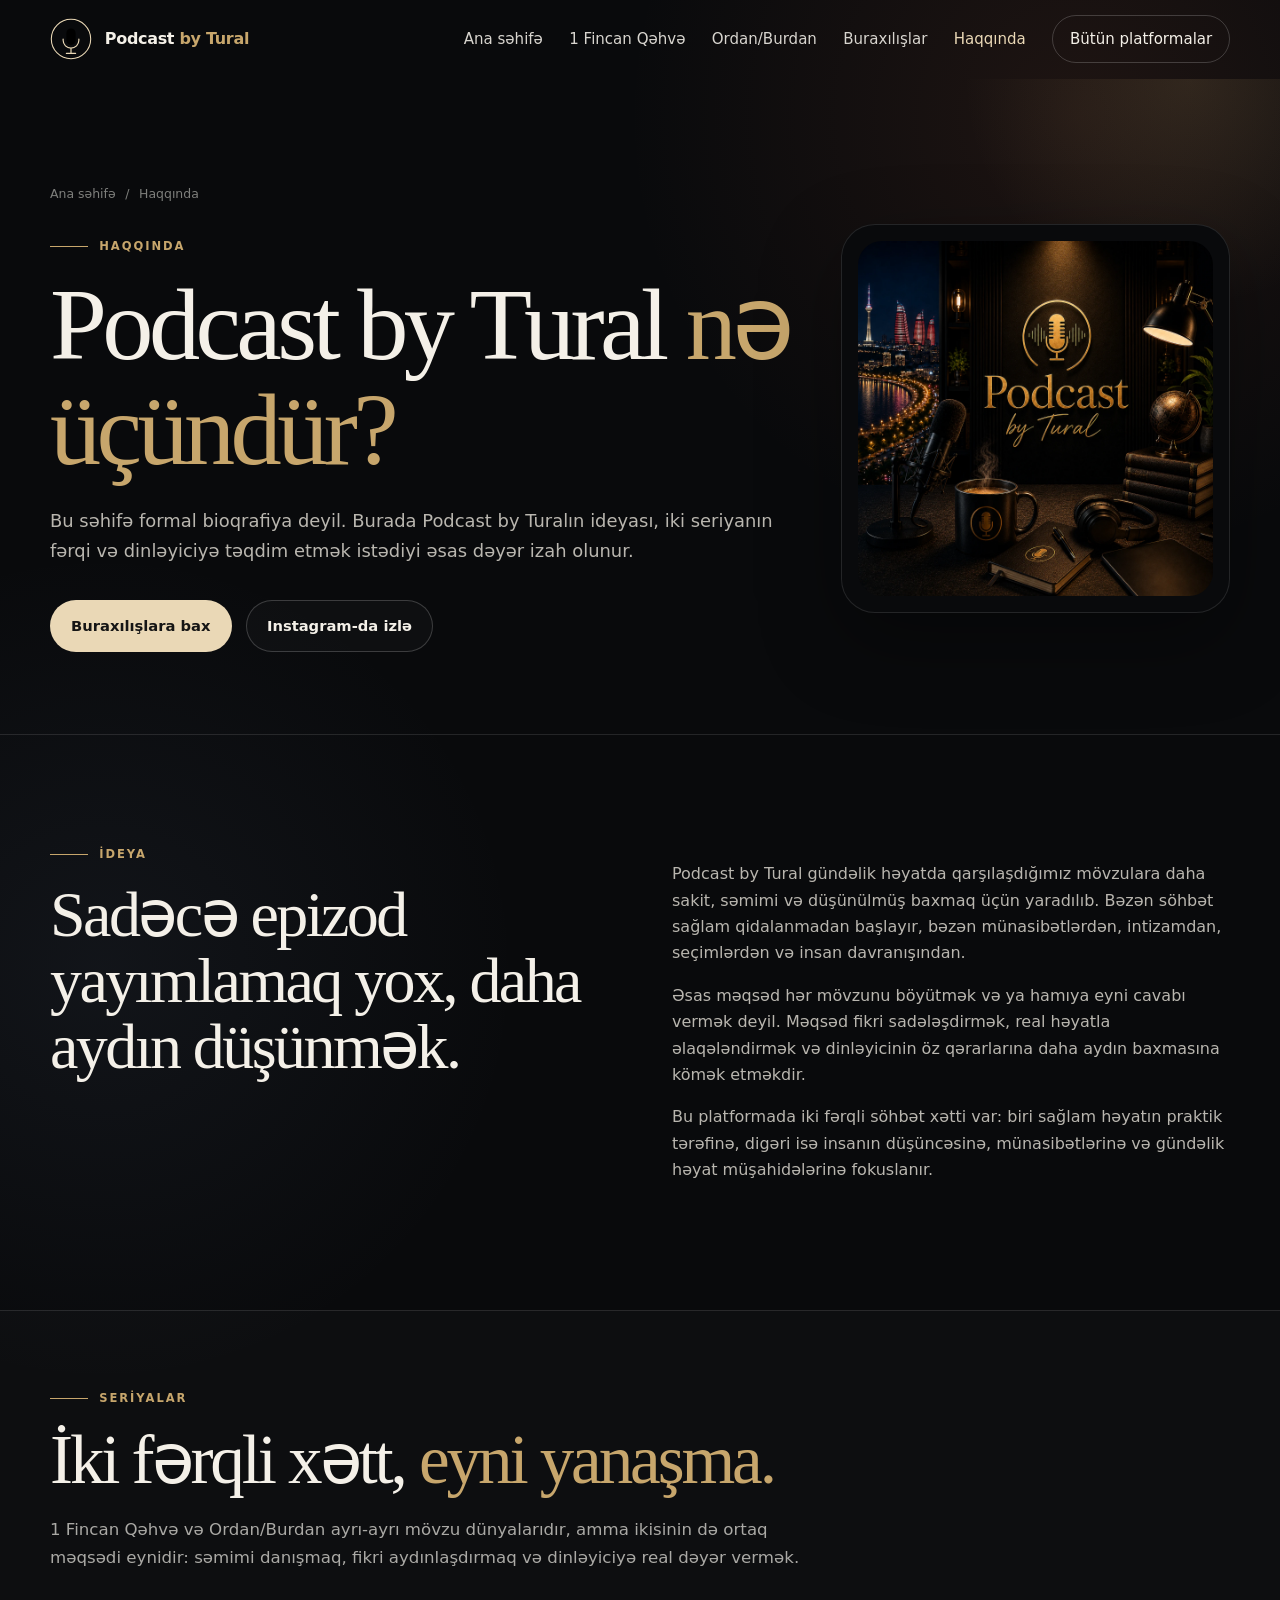
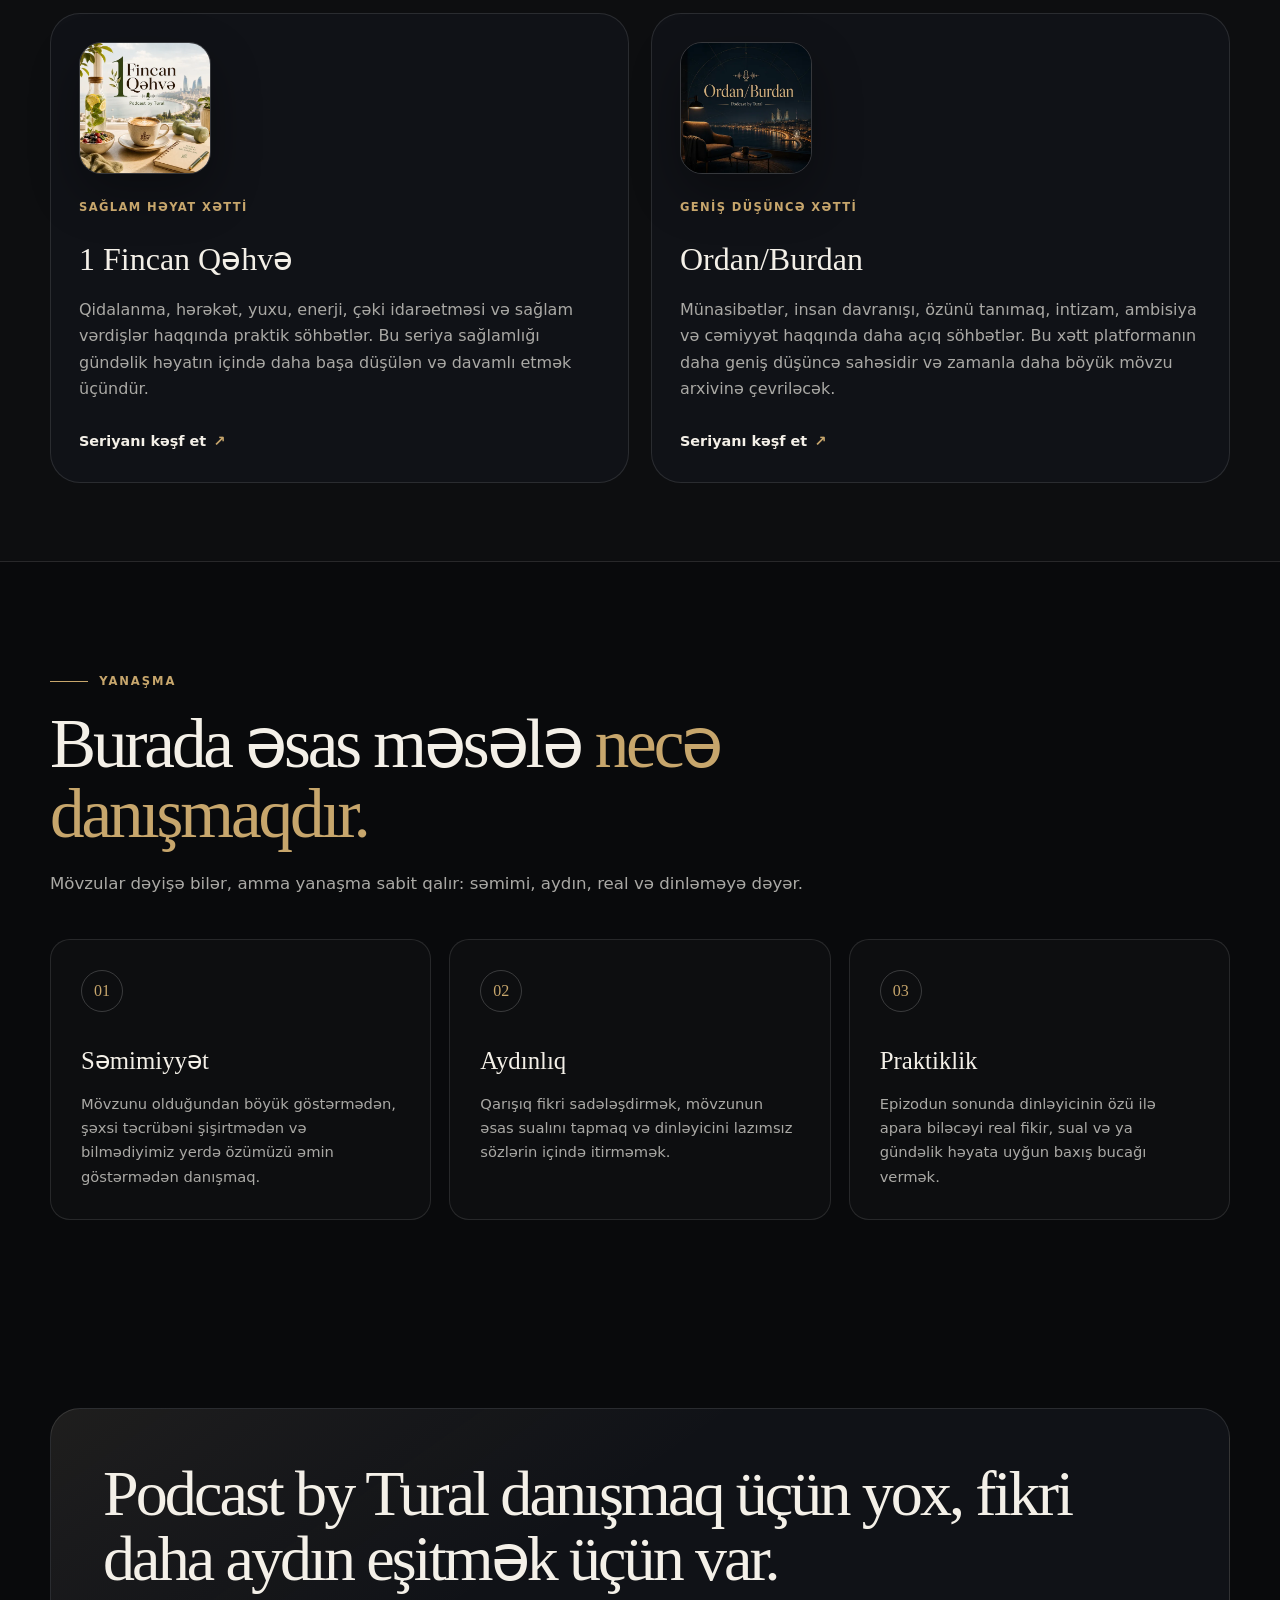
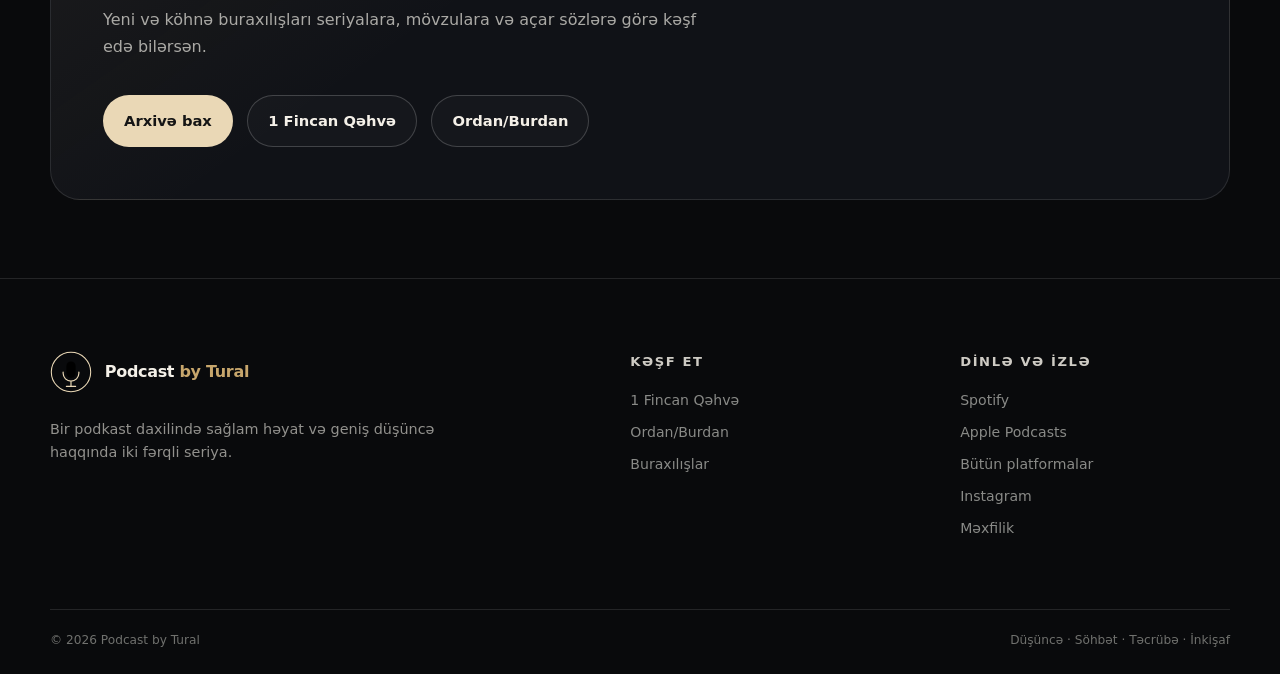
<file: about.html>
<!DOCTYPE html>

<html lang="az">
<head>
<meta charset="utf-8"/>
<meta content="width=device-width, initial-scale=1" name="viewport"/>
<meta content="Podcast by Tural platformasının ideyası, yanaşması və iki seriyası haqqında." name="description"/>
<meta content="#090a0c" name="theme-color"/>
<meta content="Haqqında | Podcast by Tural" property="og:title"/>
<meta content="Podcast by Tural platformasının ideyası, yanaşması və iki seriyası haqqında." property="og:description"/>
<meta content="website" property="og:type"/>
<meta content="https://podcast-by-tural.vercel.app/about.html" property="og:url"/>
<meta content="https://podcast-by-tural.vercel.app/assets/social-preview.jpg" property="og:image"/>
<title>Haqqında | Podcast by Tural</title>
<link href="https://podcast-by-tural.vercel.app/about.html" rel="canonical"/>
<link href="assets/logo.svg" rel="icon" type="image/svg+xml"/>
<link href="site.webmanifest" rel="manifest"/>
<link href="assets/styles.css" rel="stylesheet"/>
<meta content="Podcast by Tural — bir podkast, iki fərqli seriya" property="og:image:alt"/><meta content="summary_large_image" name="twitter:card"/>
<meta content="https://podcast-by-tural.vercel.app/assets/social-preview.jpg" name="twitter:image"/><link href="assets/icon-180.png" rel="apple-touch-icon"/></head>
<body>
<a class="skip-link" href="#main">Məzmuna keç</a>
<header class="site-header">
<div class="container nav-shell">
<a aria-label="Podcast by Tural ana səhifə" class="brand" href="index.html">
<svg aria-hidden="true" class="brand-mark" viewbox="0 0 64 64"><circle cx="32" cy="32" r="30"></circle><rect height="25" rx="7" width="14" x="25" y="16"></rect><path d="M20 32v2a12 12 0 0 0 24 0v-2M32 46v8M25 54h14"></path></svg>
<span class="brand-text">Podcast <em>by Tural</em></span>
</a>
<button aria-controls="site-nav" aria-expanded="false" aria-label="Menyunu aç" class="menu-toggle" type="button"><span></span><span></span><span></span></button>
<nav aria-label="Əsas naviqasiya" class="site-nav" id="site-nav">
<a href="index.html">Ana səhifə</a><a href="shows/1-fincan.html">1 Fincan Qəhvə</a><a href="shows/ordan-burdan.html">Ordan/Burdan</a><a href="episodes.html">Buraxılışlar</a><a aria-current="page" href="about.html">Haqqında</a>
<a class="nav-cta" href="https://linktr.ee/mr.turalll" rel="noopener noreferrer" target="_blank">Bütün platformalar</a>
</nav>
</div>
</header>
<main id="main">
<section class="page-hero about-page-hero">
  <div class="container about-hero-grid">
    <div>
      <nav aria-label="Yol göstəricisi" class="breadcrumb"><a href="index.html">Ana səhifə</a><span>/</span><span>Haqqında</span></nav>
      <p class="eyebrow">Haqqında</p>
      <h1>Podcast by Tural <span>nə üçündür?</span></h1>
      <p>Bu səhifə formal bioqrafiya deyil. Burada Podcast by Turalın ideyası, iki seriyanın fərqi və dinləyiciyə təqdim etmək istədiyi əsas dəyər izah olunur.</p>
      <div class="hero-actions platform-actions"><a class="button button-primary" href="episodes.html">Buraxılışlara bax</a><a class="button button-secondary" href="https://www.instagram.com/podcastbytural" rel="noopener noreferrer" target="_blank">Instagram-da izlə</a></div>
    </div>
    <div class="about-logo-card reveal delay-1"><picture class="hero-cover-picture"><source srcset="assets/brand-cover-480.webp 480w, assets/brand-cover-900.webp 900w, assets/brand-cover.webp 1600w" type="image/webp"/><img alt="Podcast by Tural əsas üz qabığı" class="hero-cover" height="900" src="assets/brand-cover-900.webp" width="900" /></picture></div>
  </div>
</section>
<section class="section">
  <div class="container story-grid">
    <div class="reveal"><p class="eyebrow">İdeya</p><h2>Sadəcə epizod yayımlamaq yox, daha aydın düşünmək.</h2></div>
    <div class="story-copy reveal delay-1">
      <p>Podcast by Tural gündəlik həyatda qarşılaşdığımız mövzulara daha sakit, səmimi və düşünülmüş baxmaq üçün yaradılıb. Bəzən söhbət sağlam qidalanmadan başlayır, bəzən münasibətlərdən, intizamdan, seçimlərdən və insan davranışından.</p>
      <p>Əsas məqsəd hər mövzunu böyütmək və ya hamıya eyni cavabı vermək deyil. Məqsəd fikri sadələşdirmək, real həyatla əlaqələndirmək və dinləyicinin öz qərarlarına daha aydın baxmasına kömək etməkdir.</p>
      <p>Bu platformada iki fərqli söhbət xətti var: biri sağlam həyatın praktik tərəfinə, digəri isə insanın düşüncəsinə, münasibətlərinə və gündəlik həyat müşahidələrinə fokuslanır.</p>
    </div>
  </div>
</section>
<section class="section-sm about-series-section">
  <div class="container">
    <div class="section-heading reveal"><p class="eyebrow">Seriyalar</p><h2>İki fərqli xətt, <span>eyni yanaşma.</span></h2><p>1 Fincan Qəhvə və Ordan/Burdan ayrı-ayrı mövzu dünyalarıdır, amma ikisinin də ortaq məqsədi eynidir: səmimi danışmaq, fikri aydınlaşdırmaq və dinləyiciyə real dəyər vermək.</p></div>
    <div class="about-series-grid">
      <article class="about-series-card reveal"><img alt="1 Fincan Qəhvə üz qabığı" height="480" src="assets/1-fincan-cover-480.webp" width="480" /><small>Sağlam həyat xətti</small><h3>1 Fincan Qəhvə</h3><p>Qidalanma, hərəkət, yuxu, enerji, çəki idarəetməsi və sağlam vərdişlər haqqında praktik söhbətlər. Bu seriya sağlamlığı gündəlik həyatın içində daha başa düşülən və davamlı etmək üçündür.</p><a class="text-link" href="shows/1-fincan.html">Seriyanı kəşf et <span>↗</span></a></article>
      <article class="about-series-card reveal delay-1"><img alt="Ordan/Burdan üz qabığı" height="480" src="assets/ordan-burdan-cover-480.webp" width="480" /><small>Geniş düşüncə xətti</small><h3>Ordan/Burdan</h3><p>Münasibətlər, insan davranışı, özünü tanımaq, intizam, ambisiya və cəmiyyət haqqında daha açıq söhbətlər. Bu xətt platformanın daha geniş düşüncə sahəsidir və zamanla daha böyük mövzu arxivinə çevriləcək.</p><a class="text-link" href="shows/ordan-burdan.html">Seriyanı kəşf et <span>↗</span></a></article>
    </div>
  </div>
</section>
<section class="section">
  <div class="container">
    <div class="section-heading reveal"><p class="eyebrow">Yanaşma</p><h2>Burada əsas məsələ <span>necə danışmaqdır.</span></h2><p>Mövzular dəyişə bilər, amma yanaşma sabit qalır: səmimi, aydın, real və dinləməyə dəyər.</p></div>
    <div class="value-grid about-value-grid">
      <article class="value-card reveal"><span>01</span><h3>Səmimiyyət</h3><p>Mövzunu olduğundan böyük göstərmədən, şəxsi təcrübəni şişirtmədən və bilmədiyimiz yerdə özümüzü əmin göstərmədən danışmaq.</p></article>
      <article class="value-card reveal delay-1"><span>02</span><h3>Aydınlıq</h3><p>Qarışıq fikri sadələşdirmək, mövzunun əsas sualını tapmaq və dinləyicini lazımsız sözlərin içində itirməmək.</p></article>
      <article class="value-card reveal delay-2"><span>03</span><h3>Praktiklik</h3><p>Epizodun sonunda dinləyicinin özü ilə apara biləcəyi real fikir, sual və ya gündəlik həyata uyğun baxış bucağı vermək.</p></article>
    </div>
  </div>
</section>
<section class="section-sm">
  <div class="container"><div class="quote-panel reveal"><blockquote>Podcast by Tural danışmaq üçün yox, fikri daha aydın eşitmək üçün var.</blockquote><p>Yeni və köhnə buraxılışları seriyalara, mövzulara və açar sözlərə görə kəşf edə bilərsən.</p><div class="hero-actions platform-actions"><a class="button button-primary" href="episodes.html">Arxivə bax</a><a class="button button-secondary" href="shows/1-fincan.html">1 Fincan Qəhvə</a><a class="button button-secondary" href="shows/ordan-burdan.html">Ordan/Burdan</a></div></div></div>
</section>
</main>
<footer class="site-footer">
<div class="container footer-grid">
<div>
<a class="brand" href="index.html"><svg aria-hidden="true" class="brand-mark" viewbox="0 0 64 64"><circle cx="32" cy="32" r="30"></circle><rect height="25" rx="7" width="14" x="25" y="16"></rect><path d="M20 32v2a12 12 0 0 0 24 0v-2M32 46v8M25 54h14"></path></svg><span class="brand-text">Podcast <em>by Tural</em></span></a>
<p class="footer-lead">Bir podkast daxilində sağlam həyat və geniş düşüncə haqqında iki fərqli seriya.</p>
</div>
<div class="footer-links"><strong>Kəşf et</strong><a href="shows/1-fincan.html">1 Fincan Qəhvə</a><a href="shows/ordan-burdan.html">Ordan/Burdan</a><a href="episodes.html">Buraxılışlar</a></div>
<div class="footer-links"><strong>Dinlə və izlə</strong><a href="https://open.spotify.com/show/1JCxge7voyK9KvW0pWOJLv?si=1fff0cff26a94f69" rel="noopener noreferrer" target="_blank">Spotify</a><a href="https://podcasts.apple.com/us/podcast/podcast-by-mr-tural/id1692736134" rel="noopener noreferrer" target="_blank">Apple Podcasts</a><a href="https://linktr.ee/mr.turalll" rel="noopener noreferrer" target="_blank">Bütün platformalar</a><a href="https://www.instagram.com/podcastbytural" rel="noopener noreferrer" target="_blank">Instagram</a><a href="privacy.html">Məxfilik</a></div>
</div>
<div class="container footer-bottom"><span>© <span data-year=""></span> Podcast by Tural</span><span>Düşüncə · Söhbət · Təcrübə · İnkişaf</span></div>
</footer>
<script src="assets/script.js"></script>
</body>
</html>
</file>
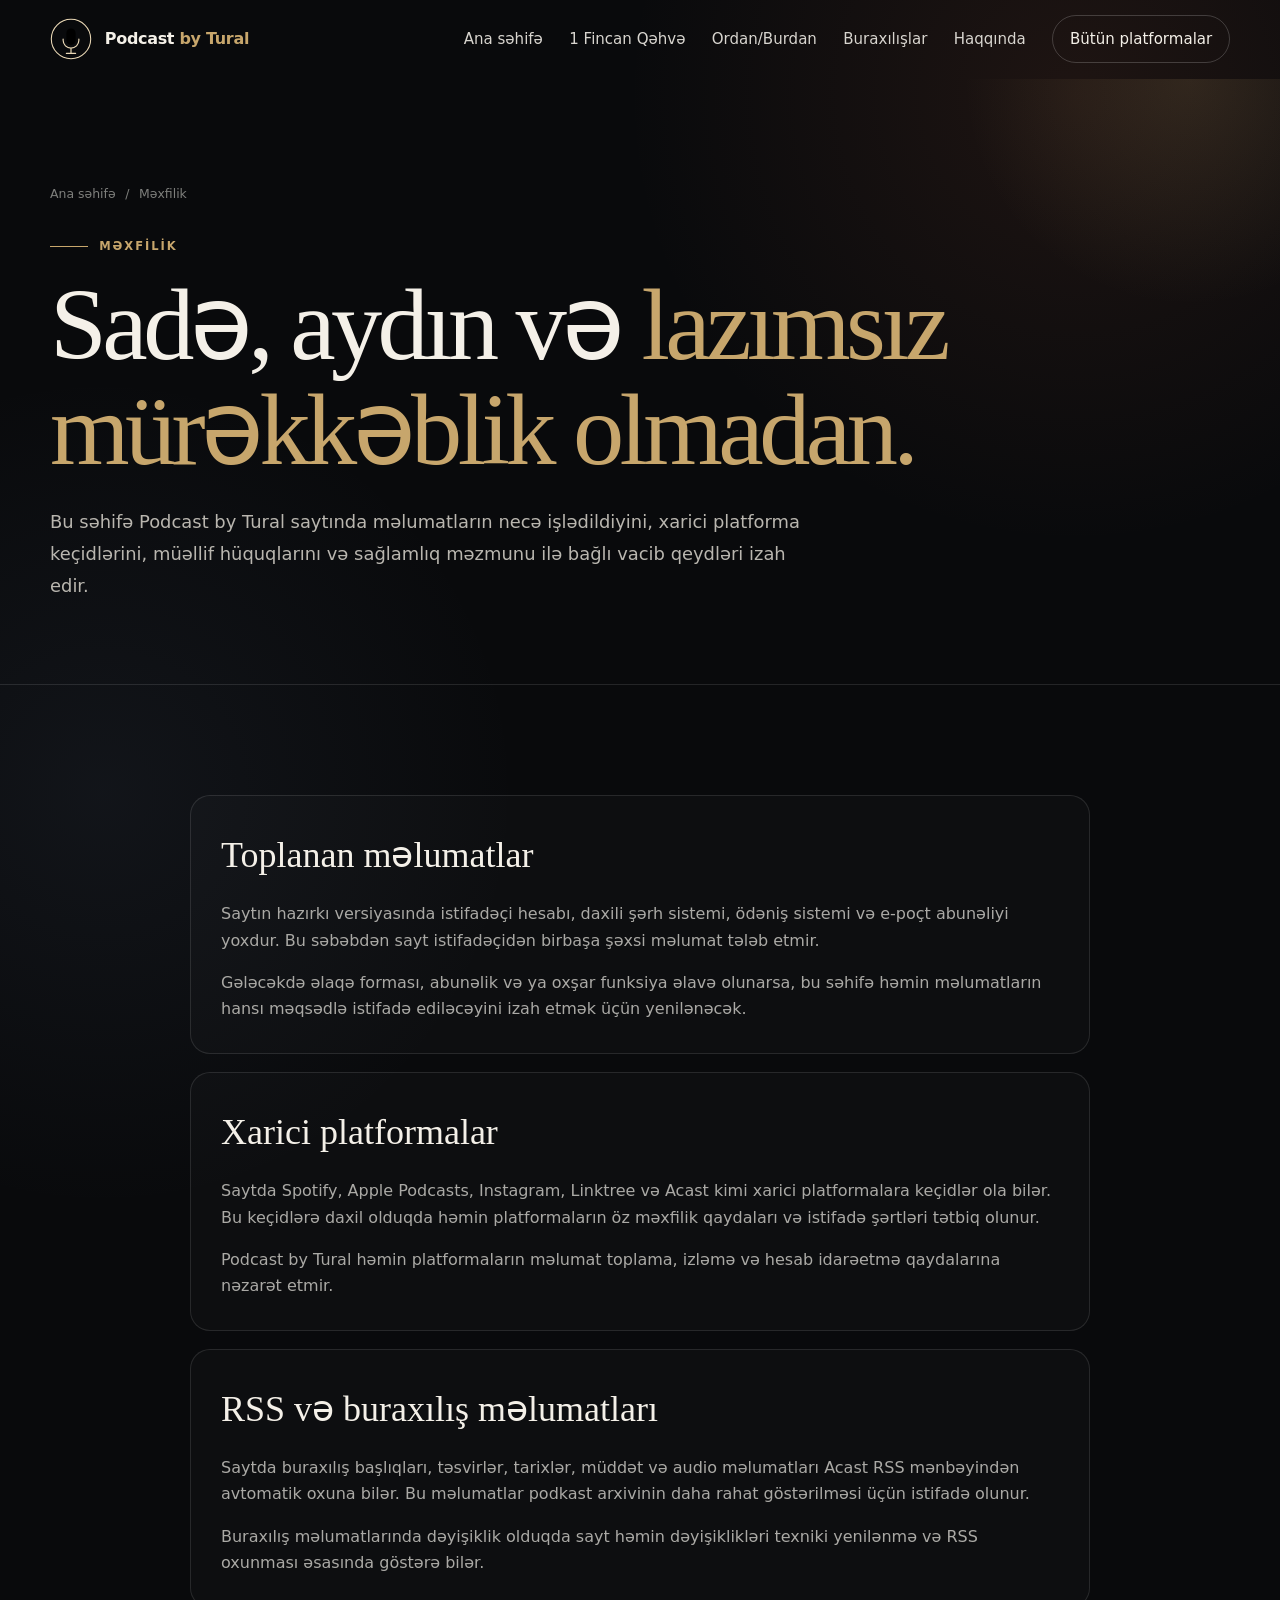
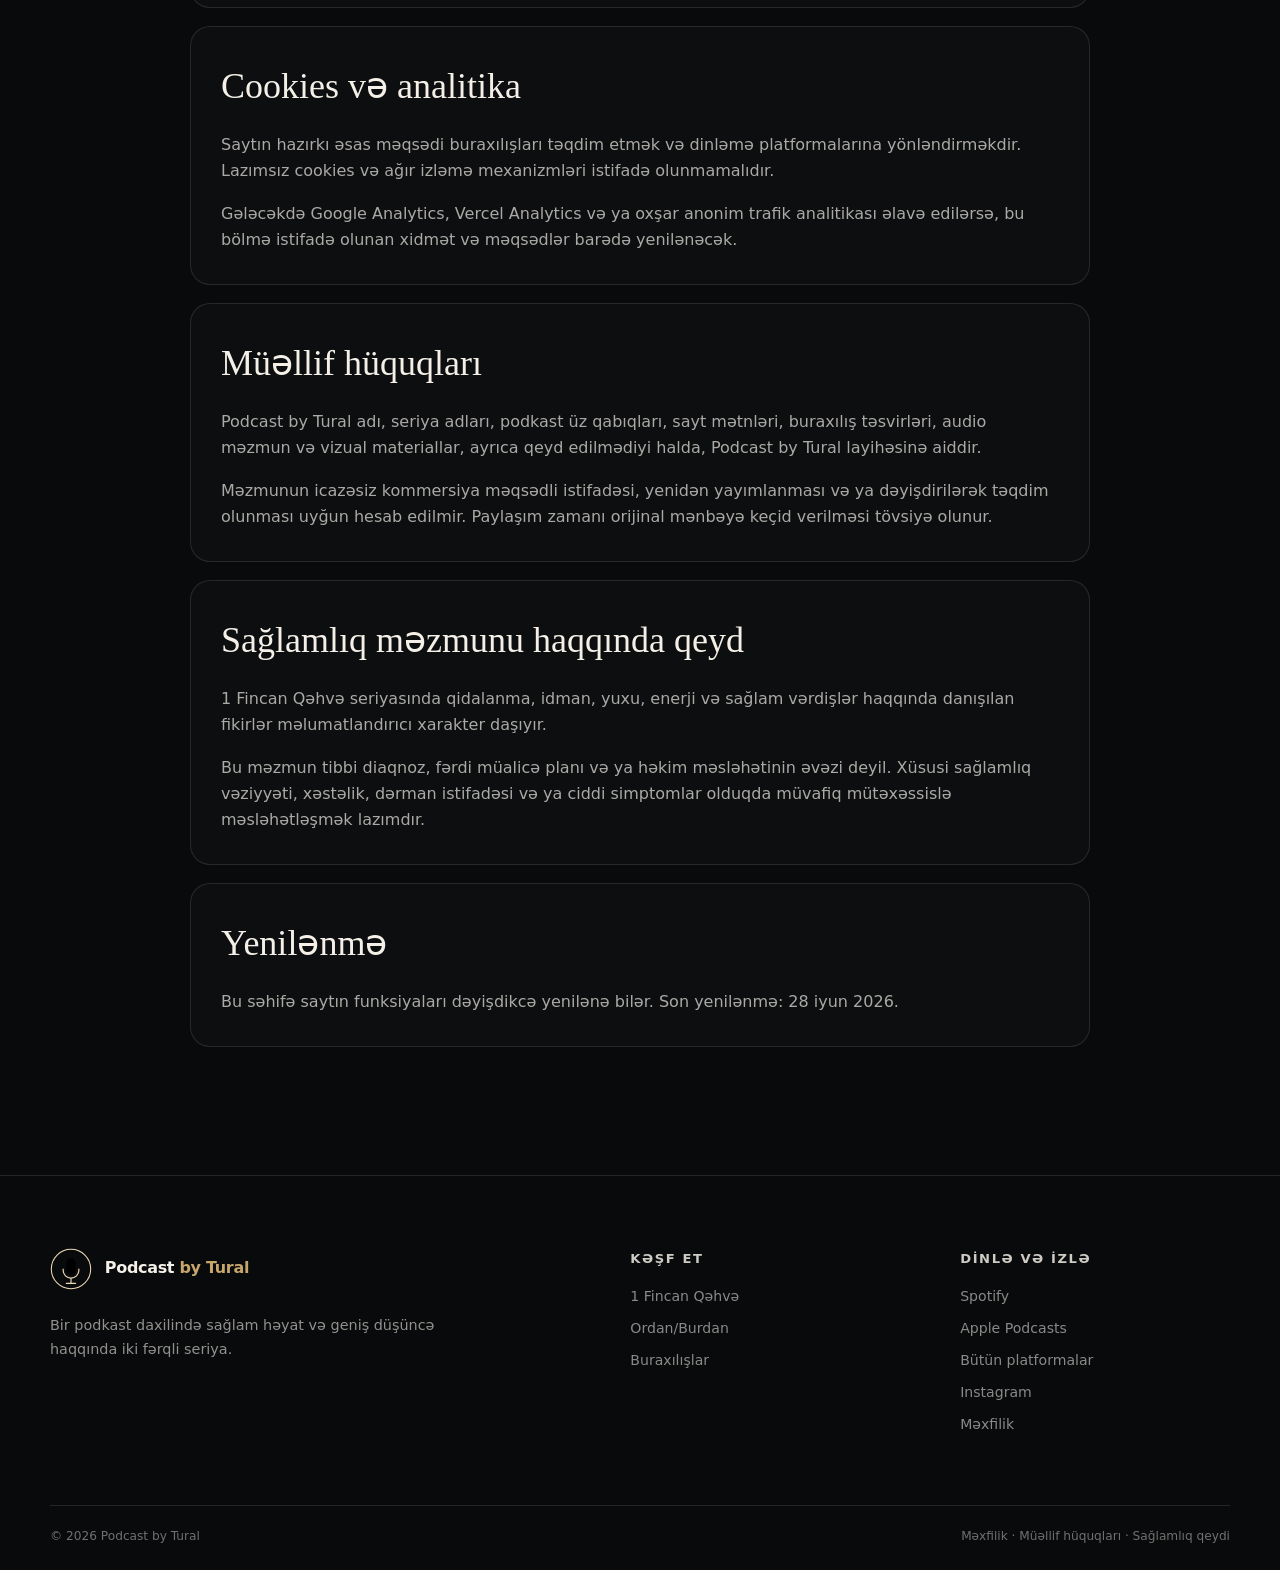
<file: privacy.html>
<!DOCTYPE html>

<html lang="az">
<head>
<meta charset="utf-8"/>
<meta content="width=device-width, initial-scale=1" name="viewport"/>
<meta content="Podcast by Tural saytının məxfilik məlumatı." name="description"/>
<meta content="#090a0c" name="theme-color"/>
<meta content="Məxfilik | Podcast by Tural" property="og:title"/>
<meta content="Podcast by Tural saytının məxfilik məlumatı." property="og:description"/>
<meta content="website" property="og:type"/>
<meta content="https://podcast-by-tural.vercel.app/privacy.html" property="og:url"/>
<meta content="https://podcast-by-tural.vercel.app/assets/social-preview.jpg" property="og:image"/>
<title>Məxfilik | Podcast by Tural</title>
<link href="https://podcast-by-tural.vercel.app/privacy.html" rel="canonical"/>
<link href="assets/logo.svg" rel="icon" type="image/svg+xml"/>
<link href="site.webmanifest" rel="manifest"/>
<link href="assets/styles.css" rel="stylesheet"/>
<meta content="Podcast by Tural — bir podkast, iki fərqli seriya" property="og:image:alt"/><meta content="summary_large_image" name="twitter:card"/>
<meta content="https://podcast-by-tural.vercel.app/assets/social-preview.jpg" name="twitter:image"/><link href="assets/icon-180.png" rel="apple-touch-icon"/></head>
<body>
<a class="skip-link" href="#main">Məzmuna keç</a>
<header class="site-header">
<div class="container nav-shell">
<a aria-label="Podcast by Tural ana səhifə" class="brand" href="index.html">
<svg aria-hidden="true" class="brand-mark" viewbox="0 0 64 64"><circle cx="32" cy="32" r="30"></circle><rect height="25" rx="7" width="14" x="25" y="16"></rect><path d="M20 32v2a12 12 0 0 0 24 0v-2M32 46v8M25 54h14"></path></svg>
<span class="brand-text">Podcast <em>by Tural</em></span>
</a>
<button aria-controls="site-nav" aria-expanded="false" aria-label="Menyunu aç" class="menu-toggle" type="button"><span></span><span></span><span></span></button>
<nav aria-label="Əsas naviqasiya" class="site-nav" id="site-nav">
<a href="index.html">Ana səhifə</a><a href="shows/1-fincan.html">1 Fincan Qəhvə</a><a href="shows/ordan-burdan.html">Ordan/Burdan</a><a href="episodes.html">Buraxılışlar</a><a href="about.html">Haqqında</a>
<a class="nav-cta" href="https://linktr.ee/mr.turalll" rel="noopener noreferrer" target="_blank">Bütün platformalar</a>
</nav>
</div>
</header>
<main id="main">
<section class="page-hero">
  <div class="container">
    <nav class="breadcrumb" aria-label="Yol göstəricisi"><a href="index.html">Ana səhifə</a><span>/</span><span>Məxfilik</span></nav>
    <p class="eyebrow">Məxfilik</p>
    <h1>Sadə, aydın və <span>lazımsız mürəkkəblik olmadan.</span></h1>
    <p class="hero-lead">Bu səhifə Podcast by Tural saytında məlumatların necə işlədildiyini, xarici platforma keçidlərini, müəllif hüquqlarını və sağlamlıq məzmunu ilə bağlı vacib qeydləri izah edir.</p>
  </div>
</section>
<section class="section">
  <div class="container legal legal-enhanced">
    <article class="legal-card" id="toplanan-melumatlar">
      <h2>Toplanan məlumatlar</h2>
      <p>Saytın hazırkı versiyasında istifadəçi hesabı, daxili şərh sistemi, ödəniş sistemi və e-poçt abunəliyi yoxdur. Bu səbəbdən sayt istifadəçidən birbaşa şəxsi məlumat tələb etmir.</p>
      <p>Gələcəkdə əlaqə forması, abunəlik və ya oxşar funksiya əlavə olunarsa, bu səhifə həmin məlumatların hansı məqsədlə istifadə ediləcəyini izah etmək üçün yenilənəcək.</p>
    </article>
    <article class="legal-card" id="xarici-platformalar">
      <h2>Xarici platformalar</h2>
      <p>Saytda Spotify, Apple Podcasts, Instagram, Linktree və Acast kimi xarici platformalara keçidlər ola bilər. Bu keçidlərə daxil olduqda həmin platformaların öz məxfilik qaydaları və istifadə şərtləri tətbiq olunur.</p>
      <p>Podcast by Tural həmin platformaların məlumat toplama, izləmə və hesab idarəetmə qaydalarına nəzarət etmir.</p>
    </article>
    <article class="legal-card" id="rss-ve-audio">
      <h2>RSS və buraxılış məlumatları</h2>
      <p>Saytda buraxılış başlıqları, təsvirlər, tarixlər, müddət və audio məlumatları Acast RSS mənbəyindən avtomatik oxuna bilər. Bu məlumatlar podkast arxivinin daha rahat göstərilməsi üçün istifadə olunur.</p>
      <p>Buraxılış məlumatlarında dəyişiklik olduqda sayt həmin dəyişiklikləri texniki yenilənmə və RSS oxunması əsasında göstərə bilər.</p>
    </article>
    <article class="legal-card" id="cookies-analitika">
      <h2>Cookies və analitika</h2>
      <p>Saytın hazırkı əsas məqsədi buraxılışları təqdim etmək və dinləmə platformalarına yönləndirməkdir. Lazımsız cookies və ağır izləmə mexanizmləri istifadə olunmamalıdır.</p>
      <p>Gələcəkdə Google Analytics, Vercel Analytics və ya oxşar anonim trafik analitikası əlavə edilərsə, bu bölmə istifadə olunan xidmət və məqsədlər barədə yenilənəcək.</p>
    </article>
    <article class="legal-card" id="muellif-huquqlari">
      <h2>Müəllif hüquqları</h2>
      <p>Podcast by Tural adı, seriya adları, podkast üz qabıqları, sayt mətnləri, buraxılış təsvirləri, audio məzmun və vizual materiallar, ayrıca qeyd edilmədiyi halda, Podcast by Tural layihəsinə aiddir.</p>
      <p>Məzmunun icazəsiz kommersiya məqsədli istifadəsi, yenidən yayımlanması və ya dəyişdirilərək təqdim olunması uyğun hesab edilmir. Paylaşım zamanı orijinal mənbəyə keçid verilməsi tövsiyə olunur.</p>
    </article>
    <article class="legal-card" id="saglamliq-qeydi">
      <h2>Sağlamlıq məzmunu haqqında qeyd</h2>
      <p>1 Fincan Qəhvə seriyasında qidalanma, idman, yuxu, enerji və sağlam vərdişlər haqqında danışılan fikirlər məlumatlandırıcı xarakter daşıyır.</p>
      <p>Bu məzmun tibbi diaqnoz, fərdi müalicə planı və ya həkim məsləhətinin əvəzi deyil. Xüsusi sağlamlıq vəziyyəti, xəstəlik, dərman istifadəsi və ya ciddi simptomlar olduqda müvafiq mütəxəssislə məsləhətləşmək lazımdır.</p>
    </article>
    <article class="legal-card" id="yenilenme">
      <h2>Yenilənmə</h2>
      <p>Bu səhifə saytın funksiyaları dəyişdikcə yenilənə bilər. Son yenilənmə: 28 iyun 2026.</p>
    </article>
  </div>
</section>
</main>
<footer class="site-footer">
<div class="container footer-grid">
<div>
<a class="brand" href="index.html"><svg aria-hidden="true" class="brand-mark" viewbox="0 0 64 64"><circle cx="32" cy="32" r="30"></circle><rect height="25" rx="7" width="14" x="25" y="16"></rect><path d="M20 32v2a12 12 0 0 0 24 0v-2M32 46v8M25 54h14"></path></svg><span class="brand-text">Podcast <em>by Tural</em></span></a>
<p class="footer-lead">Bir podkast daxilində sağlam həyat və geniş düşüncə haqqında iki fərqli seriya.</p>
</div>
<div class="footer-links"><strong>Kəşf et</strong><a href="shows/1-fincan.html">1 Fincan Qəhvə</a><a href="shows/ordan-burdan.html">Ordan/Burdan</a><a href="episodes.html">Buraxılışlar</a></div>
<div class="footer-links"><strong>Dinlə və izlə</strong><a href="https://open.spotify.com/show/1JCxge7voyK9KvW0pWOJLv?si=1fff0cff26a94f69" rel="noopener noreferrer" target="_blank">Spotify</a><a href="https://podcasts.apple.com/us/podcast/podcast-by-mr-tural/id1692736134" rel="noopener noreferrer" target="_blank">Apple Podcasts</a><a href="https://linktr.ee/mr.turalll" rel="noopener noreferrer" target="_blank">Bütün platformalar</a><a href="https://www.instagram.com/podcastbytural" rel="noopener noreferrer" target="_blank">Instagram</a><a href="privacy.html">Məxfilik</a></div>
</div>
<div class="container footer-bottom"><span>© <span data-year=""></span> Podcast by Tural</span><span>Məxfilik · Müəllif hüquqları · Sağlamlıq qeydi</span></div>
</footer>
<script src="assets/script.js"></script>
</body>
</html>
</file>
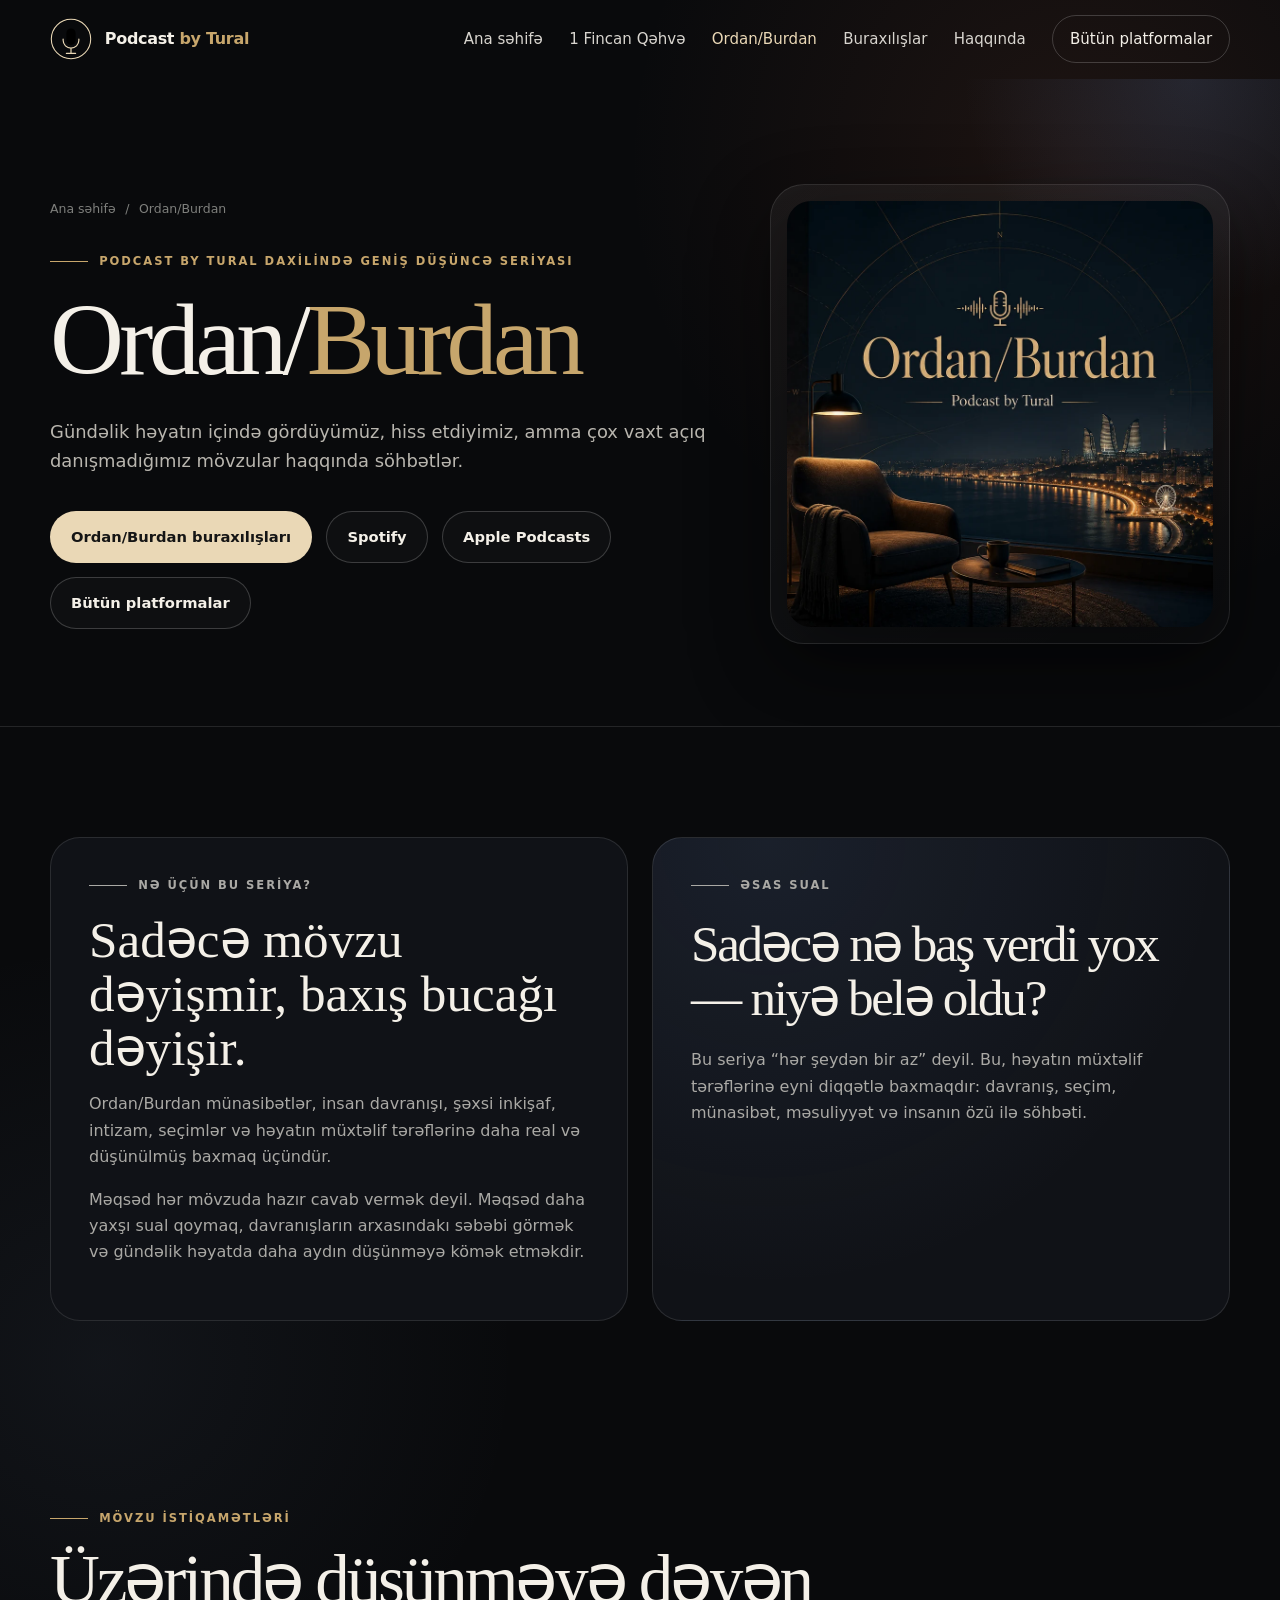
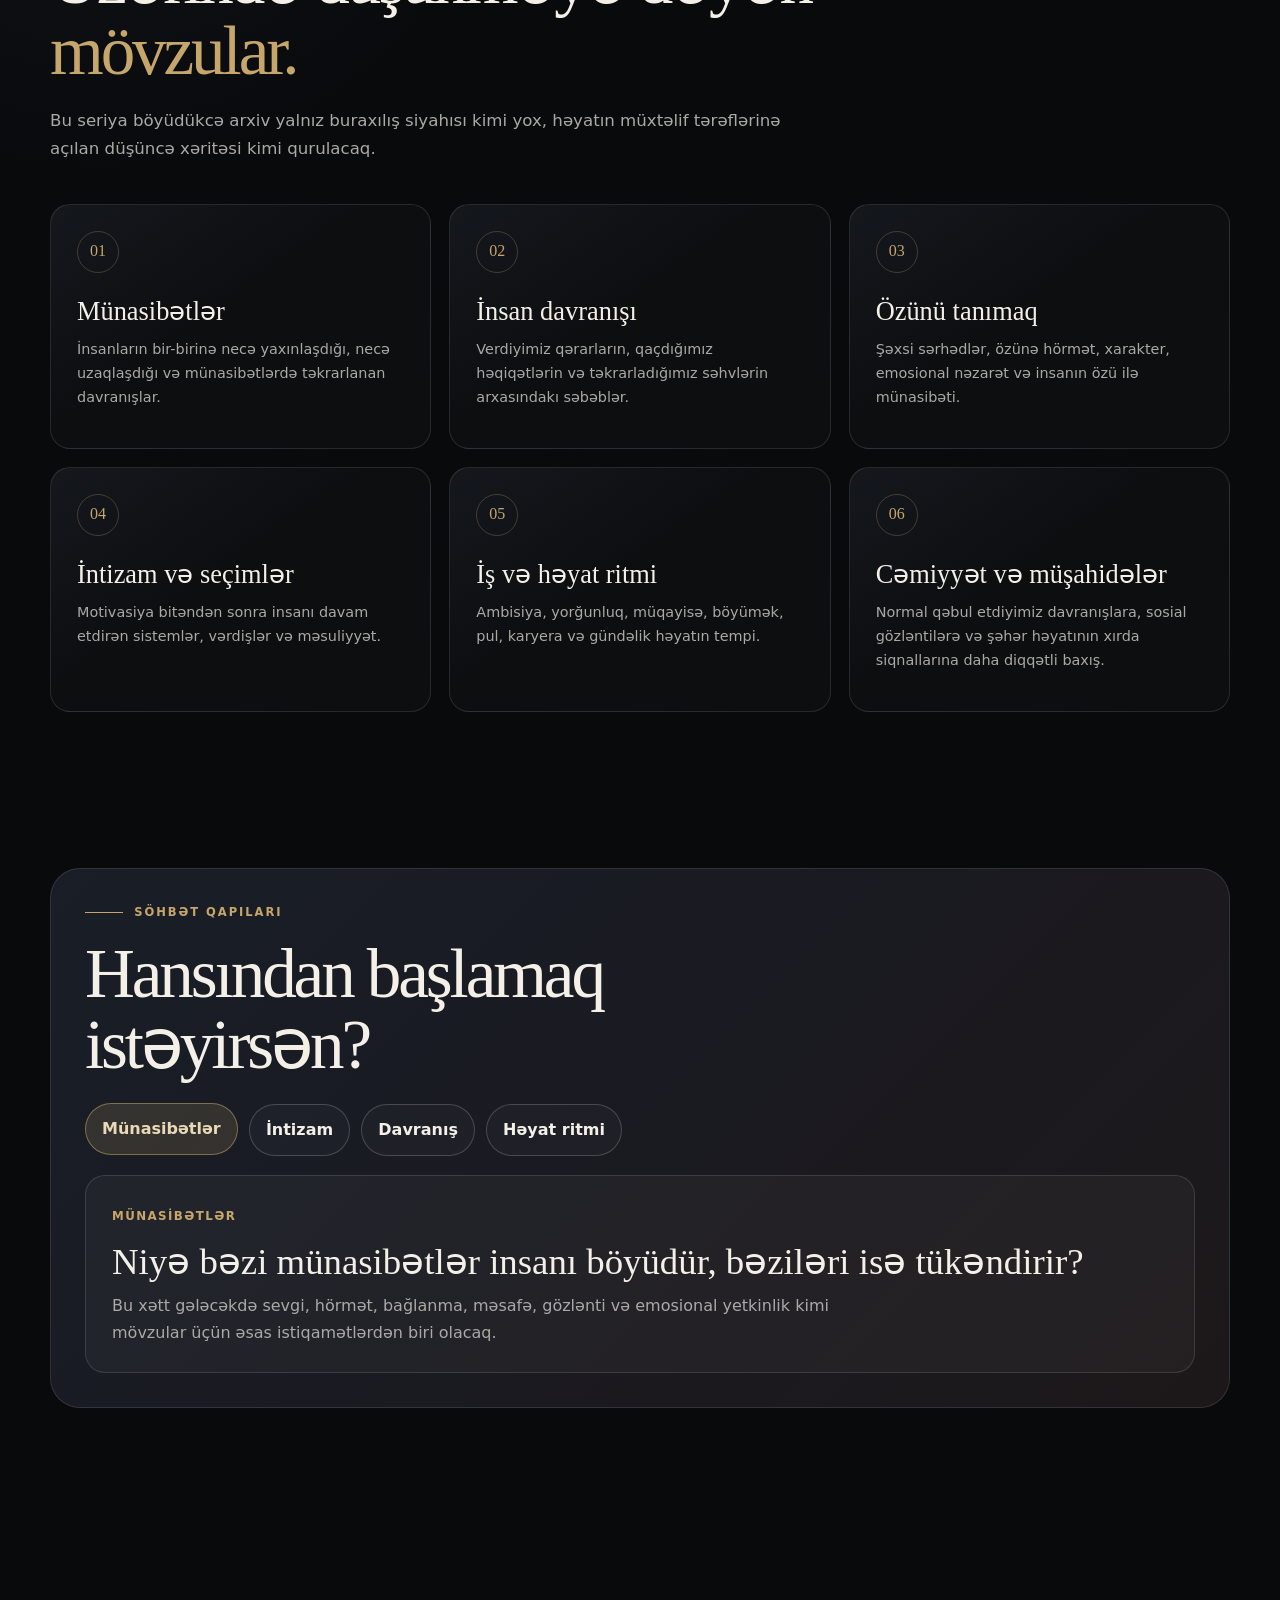
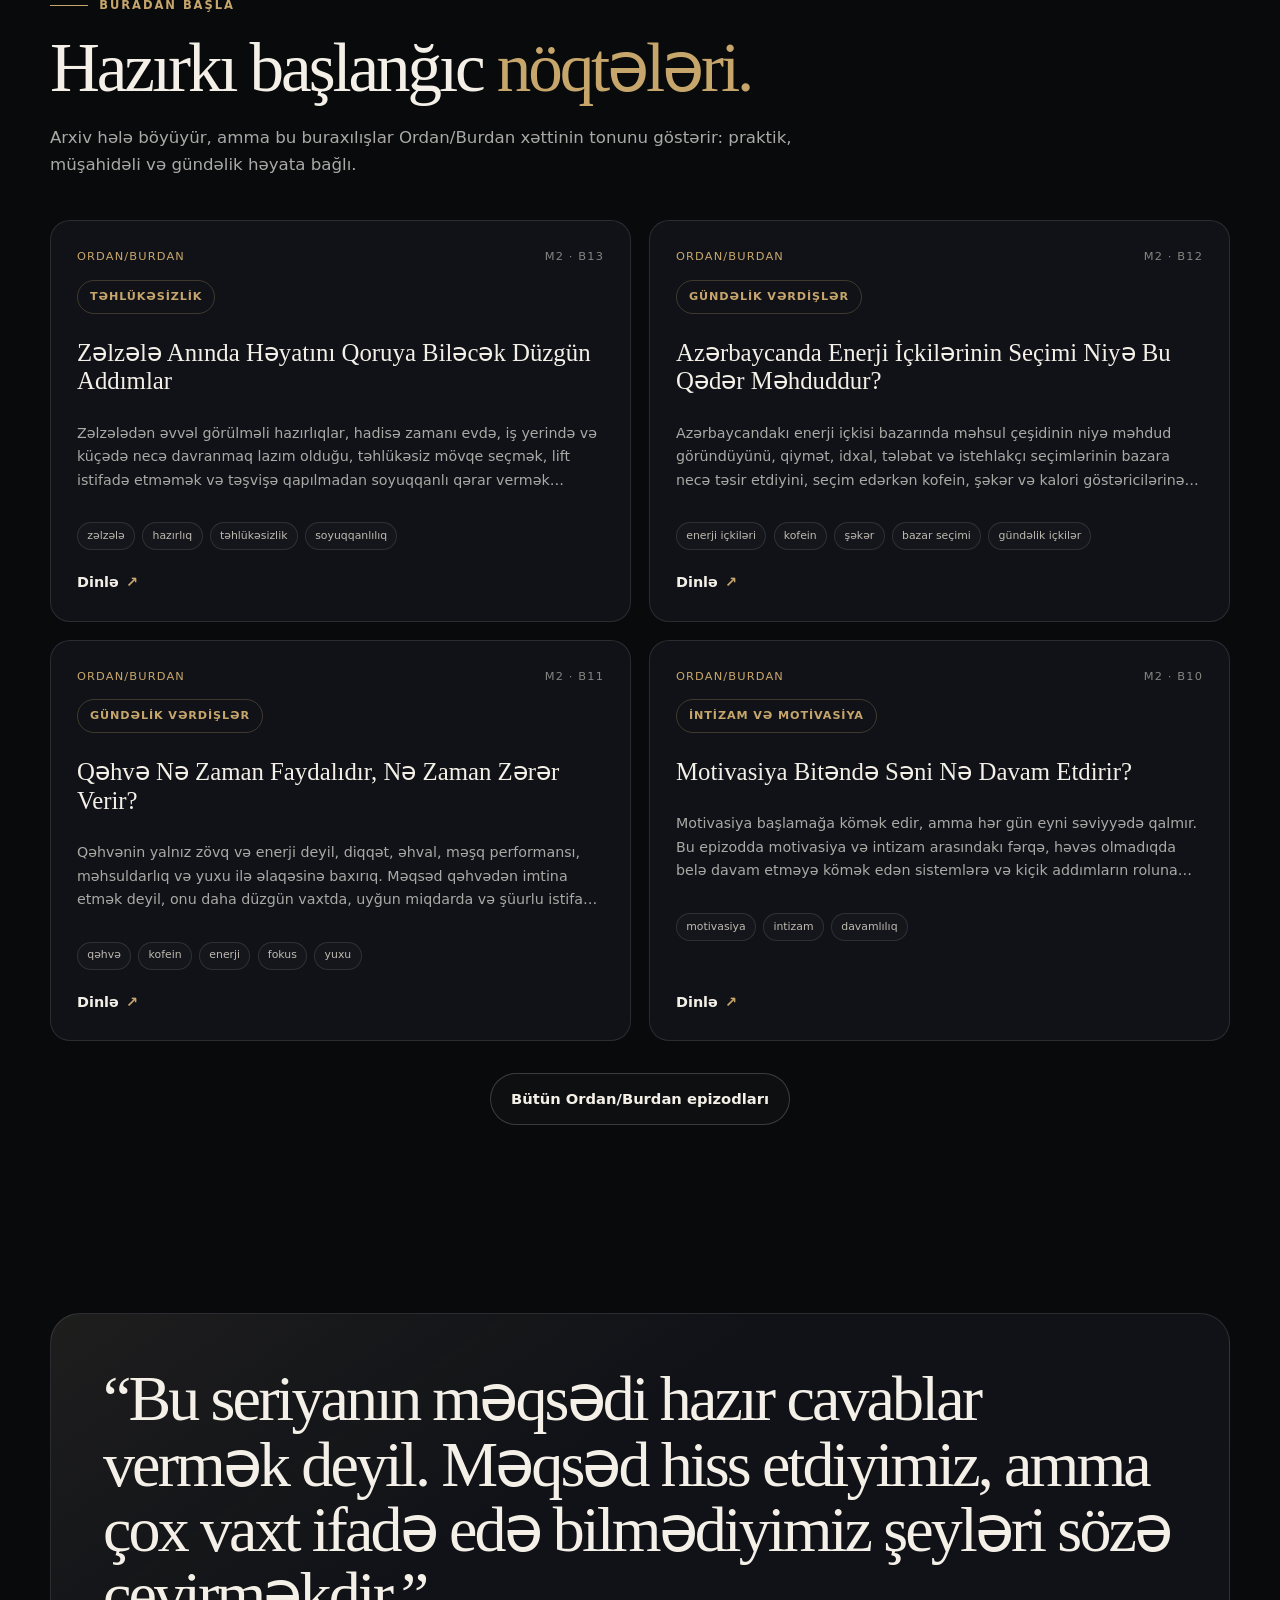
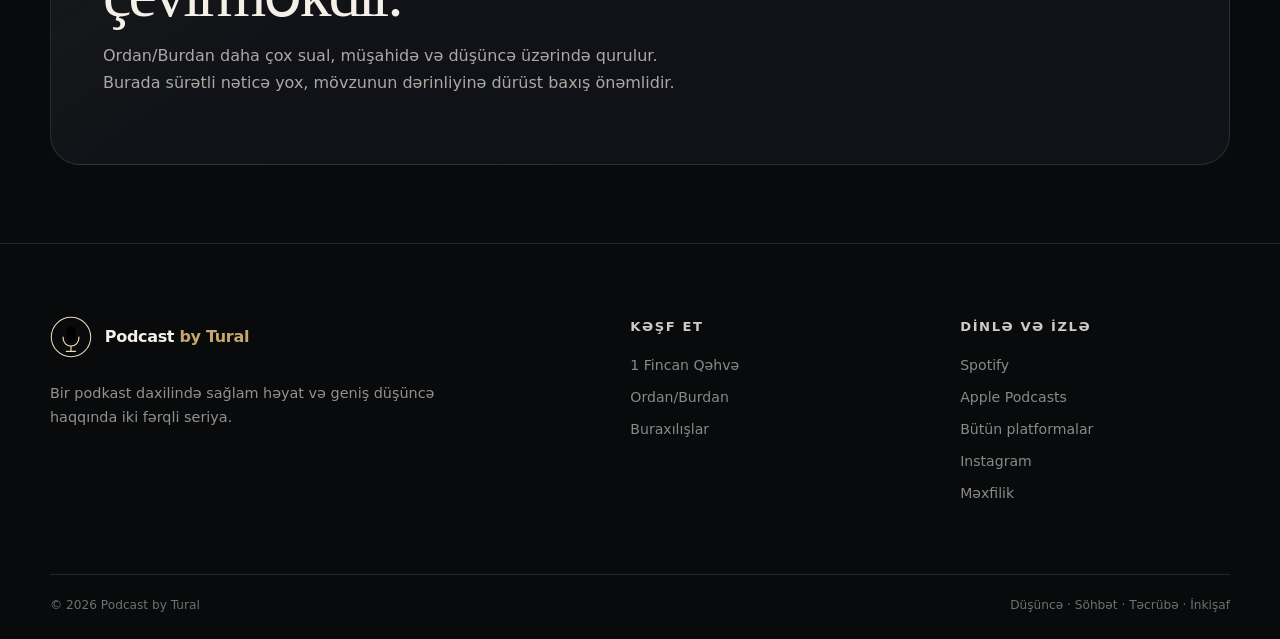
<file: shows/ordan-burdan.html>
<!DOCTYPE html>
<html lang="az">
<head>
<meta charset="utf-8"/>
<meta content="width=device-width, initial-scale=1" name="viewport"/>
<meta content="Podcast by Tural daxilində münasibətlər, insan davranışı, intizam və gündəlik həyat haqqında düşündürücü seriya." name="description"/>
<meta content="#090a0c" name="theme-color"/>
<meta content="Ordan/Burdan | Podcast by Tural" property="og:title"/>
<meta content="Podcast by Tural daxilində münasibətlər, insan davranışı, intizam və gündəlik həyat haqqında düşündürücü seriya." property="og:description"/>
<meta content="website" property="og:type"/>
<meta content="https://podcast-by-tural.vercel.app/shows/ordan-burdan.html" property="og:url"/>
<meta content="https://podcast-by-tural.vercel.app/assets/social-preview.jpg" property="og:image"/>
<meta content="Podcast by Tural — bir podkast, iki fərqli seriya" property="og:image:alt"/>
<meta content="summary_large_image" name="twitter:card"/>
<meta content="https://podcast-by-tural.vercel.app/assets/social-preview.jpg" name="twitter:image"/>
<title>Ordan/Burdan | Podcast by Tural</title>
<link href="https://podcast-by-tural.vercel.app/shows/ordan-burdan.html" rel="canonical"/>
<link href="../assets/logo.svg" rel="icon" type="image/svg+xml"/>
<link href="../assets/icon-180.png" rel="apple-touch-icon"/>
<link href="../site.webmanifest" rel="manifest"/>
<link href="../assets/styles.css" rel="stylesheet"/>
</head>
<body>
<a class="skip-link" href="#main">Məzmuna keç</a>
<header class="site-header">
<div class="container nav-shell">
<a aria-label="Podcast by Tural ana səhifə" class="brand" href="../index.html">
<svg aria-hidden="true" class="brand-mark" viewBox="0 0 64 64"><circle cx="32" cy="32" r="30"></circle><rect height="25" rx="7" width="14" x="25" y="16"></rect><path d="M20 32v2a12 12 0 0 0 24 0v-2M32 46v8M25 54h14"></path></svg>
<span class="brand-text">Podcast <em>by Tural</em></span>
</a>
<button aria-controls="site-nav" aria-expanded="false" aria-label="Menyunu aç" class="menu-toggle" type="button"><span></span><span></span><span></span></button>
<nav aria-label="Əsas naviqasiya" class="site-nav" id="site-nav">
<a href="../index.html">Ana səhifə</a><a href="../shows/1-fincan.html">1 Fincan Qəhvə</a><a aria-current="page" href="../shows/ordan-burdan.html">Ordan/Burdan</a><a href="../episodes.html">Buraxılışlar</a><a href="../about.html">Haqqında</a>
<a class="nav-cta" href="https://linktr.ee/mr.turalll" rel="noopener noreferrer" target="_blank">Bütün platformalar</a>
</nav>
</div>
</header>
<main id="main">
<section class="page-hero show-page-hero thought-page ob-page-hero">
  <div class="container ob-hero-grid">
    <div>
      <nav aria-label="Yol göstəricisi" class="breadcrumb"><a href="../index.html">Ana səhifə</a><span>/</span><span>Ordan/Burdan</span></nav>
      <p class="eyebrow">Podcast by Tural daxilində geniş düşüncə seriyası</p>
      <h1>Ordan/<span>Burdan</span></h1>
      <p>Gündəlik həyatın içində gördüyümüz, hiss etdiyimiz, amma çox vaxt açıq danışmadığımız mövzular haqqında söhbətlər.</p>
      <div class="hero-actions platform-actions"><a class="button button-primary" href="../episodes.html?series=ob">Ordan/Burdan buraxılışları</a><a class="button button-secondary" href="https://open.spotify.com/show/1JCxge7voyK9KvW0pWOJLv?si=1fff0cff26a94f69" rel="noopener noreferrer" target="_blank">Spotify</a><a class="button button-secondary" href="https://podcasts.apple.com/us/podcast/podcast-by-mr-tural/id1692736134" rel="noopener noreferrer" target="_blank">Apple Podcasts</a><a class="button button-secondary" href="https://linktr.ee/mr.turalll" rel="noopener noreferrer" target="_blank">Bütün platformalar</a></div>
    </div>
    <div class="ob-cover-shell reveal delay-1">
      <img alt="Ordan/Burdan seriyasının rəsmi üz qabığı" class="ob-cover-clean" height="900" src="../assets/ordan-burdan-cover-900.webp" width="900" />
    </div>
  </div>
</section>
<section class="section">
  <div class="container show-identity">
    <div class="identity-panel reveal">
      <p class="eyebrow">Nə üçün bu seriya?</p>
      <h2>Sadəcə mövzu dəyişmir, baxış bucağı dəyişir.</h2>
      <p>Ordan/Burdan münasibətlər, insan davranışı, şəxsi inkişaf, intizam, seçimlər və həyatın müxtəlif tərəflərinə daha real və düşünülmüş baxmaq üçündür.</p>
      <p>Məqsəd hər mövzuda hazır cavab vermək deyil. Məqsəd daha yaxşı sual qoymaq, davranışların arxasındakı səbəbi görmək və gündəlik həyatda daha aydın düşünməyə kömək etməkdir.</p>
    </div>
    <div class="identity-panel ob-question-card reveal delay-1">
      <p class="eyebrow">Əsas sual</p>
      <blockquote>Sadəcə nə baş verdi yox — niyə belə oldu?</blockquote>
      <p>Bu seriya “hər şeydən bir az” deyil. Bu, həyatın müxtəlif tərəflərinə eyni diqqətlə baxmaqdır: davranış, seçim, münasibət, məsuliyyət və insanın özü ilə söhbəti.</p>
    </div>
  </div>
</section>
<section class="section-sm ob-topics-section">
  <div class="container">
    <div class="section-heading reveal">
      <p class="eyebrow">Mövzu istiqamətləri</p>
      <h2>Üzərində düşünməyə dəyən <span>mövzular.</span></h2>
      <p>Bu seriya böyüdükcə arxiv yalnız buraxılış siyahısı kimi yox, həyatın müxtəlif tərəflərinə açılan düşüncə xəritəsi kimi qurulacaq.</p>
    </div>
    <div class="ob-pillar-grid" aria-label="Ordan/Burdan mövzu istiqamətləri">
      <article class="ob-pillar-card reveal"><span>01</span><h3>Münasibətlər</h3><p>İnsanların bir-birinə necə yaxınlaşdığı, necə uzaqlaşdığı və münasibətlərdə təkrarlanan davranışlar.</p></article>
      <article class="ob-pillar-card reveal delay-1"><span>02</span><h3>İnsan davranışı</h3><p>Verdiyimiz qərarların, qaçdığımız həqiqətlərin və təkrarladığımız səhvlərin arxasındakı səbəblər.</p></article>
      <article class="ob-pillar-card reveal delay-2"><span>03</span><h3>Özünü tanımaq</h3><p>Şəxsi sərhədlər, özünə hörmət, xarakter, emosional nəzarət və insanın özü ilə münasibəti.</p></article>
      <article class="ob-pillar-card reveal"><span>04</span><h3>İntizam və seçimlər</h3><p>Motivasiya bitəndən sonra insanı davam etdirən sistemlər, vərdişlər və məsuliyyət.</p></article>
      <article class="ob-pillar-card reveal delay-1"><span>05</span><h3>İş və həyat ritmi</h3><p>Ambisiya, yorğunluq, müqayisə, böyümək, pul, karyera və gündəlik həyatın tempi.</p></article>
      <article class="ob-pillar-card reveal delay-2"><span>06</span><h3>Cəmiyyət və müşahidələr</h3><p>Normal qəbul etdiyimiz davranışlara, sosial gözləntilərə və şəhər həyatının xırda siqnallarına daha diqqətli baxış.</p></article>
    </div>
  </div>
</section>
<section class="section-sm">
  <div class="container">
    <div class="ob-interactive reveal">
      <div class="section-heading ob-interactive-heading">
        <p class="eyebrow">Söhbət qapıları</p>
        <h2>Hansından başlamaq istəyirsən?</h2>
      </div>
      <div class="ob-topic-row" role="list">
        <button class="ob-topic is-active" type="button" data-ob-topic="relation">Münasibətlər</button>
        <button class="ob-topic" type="button" data-ob-topic="discipline">İntizam</button>
        <button class="ob-topic" type="button" data-ob-topic="behaviour">Davranış</button>
        <button class="ob-topic" type="button" data-ob-topic="life">Həyat ritmi</button>
      </div>
      <div class="ob-focus-card" data-ob-focus>
        <span>Münasibətlər</span>
        <h3>Niyə bəzi münasibətlər insanı böyüdür, bəziləri isə tükəndirir?</h3>
        <p>Bu xətt gələcəkdə sevgi, hörmət, bağlanma, məsafə, gözlənti və emosional yetkinlik kimi mövzular üçün əsas istiqamətlərdən biri olacaq.</p>
      </div>
    </div>
  </div>
</section>
<section class="section">
  <div class="container">
    <div class="section-heading reveal">
      <p class="eyebrow">Buradan başla</p>
      <h2>Hazırkı başlanğıc <span>nöqtələri.</span></h2>
      <p>Arxiv hələ böyüyür, amma bu buraxılışlar Ordan/Burdan xəttinin tonunu göstərir: praktik, müşahidəli və gündəlik həyata bağlı.</p>
    </div>
    <div class="start-grid start-grid-compact" data-ordan-start-grid><div class="episode-loading">Ordan/Burdan buraxılışları yüklənir...</div></div>
    <div class="center-actions reveal"><a class="button button-secondary" href="../episodes.html?series=ob">Bütün Ordan/Burdan epizodları</a></div>
  </div>
</section>
<section class="section-sm">
  <div class="container">
    <div class="quote-panel reveal"><blockquote>“Bu seriyanın məqsədi hazır cavablar vermək deyil. Məqsəd hiss etdiyimiz, amma çox vaxt ifadə edə bilmədiyimiz şeyləri sözə çevirməkdir.”</blockquote><p>Ordan/Burdan daha çox sual, müşahidə və düşüncə üzərində qurulur. Burada sürətli nəticə yox, mövzunun dərinliyinə dürüst baxış önəmlidir.</p></div>
  </div>
</section>
</main>
<footer class="site-footer">
<div class="container footer-grid">
<div>
<a class="brand" href="../index.html"><svg aria-hidden="true" class="brand-mark" viewBox="0 0 64 64"><circle cx="32" cy="32" r="30"></circle><rect height="25" rx="7" width="14" x="25" y="16"></rect><path d="M20 32v2a12 12 0 0 0 24 0v-2M32 46v8M25 54h14"></path></svg><span class="brand-text">Podcast <em>by Tural</em></span></a>
<p class="footer-lead">Bir podkast daxilində sağlam həyat və geniş düşüncə haqqında iki fərqli seriya.</p>
</div>
<div class="footer-links"><strong>Kəşf et</strong><a href="../shows/1-fincan.html">1 Fincan Qəhvə</a><a href="../shows/ordan-burdan.html">Ordan/Burdan</a><a href="../episodes.html">Buraxılışlar</a></div>
<div class="footer-links"><strong>Dinlə və izlə</strong><a href="https://open.spotify.com/show/1JCxge7voyK9KvW0pWOJLv?si=1fff0cff26a94f69" rel="noopener noreferrer" target="_blank">Spotify</a><a href="https://podcasts.apple.com/us/podcast/podcast-by-mr-tural/id1692736134" rel="noopener noreferrer" target="_blank">Apple Podcasts</a><a href="https://linktr.ee/mr.turalll" rel="noopener noreferrer" target="_blank">Bütün platformalar</a><a href="https://www.instagram.com/podcastbytural" rel="noopener noreferrer" target="_blank">Instagram</a><a href="../privacy.html">Məxfilik</a></div>
</div>
<div class="container footer-bottom"><span>© <span data-year=""></span> Podcast by Tural</span><span>Düşüncə · Söhbət · Təcrübə · İnkişaf</span></div>
</footer>
<script src="../assets/episodes-fallback.js"></script>
<script src="../assets/script.js"></script>
</body>
</html>
</file>
<file: assets/styles.css>
:root {
  --bg: #090a0c;
  --bg-soft: #101217;
  --panel: #151820;
  --panel-2: #1b1f29;
  --text: #f4f0e8;
  --muted: #aaa9a5;
  --line: rgba(255,255,255,.11);
  --line-strong: rgba(255,255,255,.19);
  --cream: #ead8b6;
  --gold: #c7a66c;
  --rust: #b8603f;
  --coffee: #8d4c36;
  --blue: #7b91b8;
  --green: #789d8d;
  --shadow: 0 28px 80px rgba(0,0,0,.35);
  --radius-lg: 30px;
  --radius-md: 20px;
  --radius-sm: 13px;
  --max: 1180px;
}

* { box-sizing: border-box; }
html {
  scroll-behavior: smooth;
  overflow-x: hidden;
}
body {
  margin: 0;
  min-width: 320px;
  overflow-x: hidden;
  color: var(--text);
  background:
    radial-gradient(circle at 84% 3%, rgba(184,96,63,.12), transparent 28rem),
    radial-gradient(circle at 8% 25%, rgba(123,145,184,.08), transparent 26rem),
    var(--bg);
  font-family: Inter, ui-sans-serif, system-ui, -apple-system, BlinkMacSystemFont, "Segoe UI", sans-serif;
  line-height: 1.65;
  -webkit-font-smoothing: antialiased;
}
body.nav-open { overflow: hidden; }
@supports (overflow: clip) {
  html, body { overflow-x: clip; }
}
a { color: inherit; text-decoration: none; }
button, input, select, textarea { font: inherit; }
img, svg { display: block; max-width: 100%; }
::selection { background: rgba(199,166,108,.36); color: var(--text); }

.skip-link {
  position: fixed;
  left: 1rem;
  top: -5rem;
  z-index: 1000;
  background: var(--cream);
  color: #141414;
  padding: .75rem 1rem;
  border-radius: 10px;
  font-weight: 800;
}
.skip-link:focus { top: 1rem; }
.sr-only {
  position: absolute;
  width: 1px;
  height: 1px;
  padding: 0;
  margin: -1px;
  overflow: hidden;
  clip: rect(0, 0, 0, 0);
  white-space: nowrap;
  border: 0;
}

a:focus-visible,
button:focus-visible,
input:focus-visible,
select:focus-visible,
textarea:focus-visible {
  outline: 2px solid var(--gold);
  outline-offset: 4px;
}

.button:focus-visible,
.nav-cta:focus-visible,
.tag-chip:focus-visible,
.episode-platform:focus-visible,
.active-filter:focus-visible,
.text-link:focus-visible {
  box-shadow: 0 0 0 5px rgba(199,166,108,.14);
}

.container { width: min(calc(100% - 40px), var(--max)); margin-inline: auto; }
.section { padding: 110px 0; }
.section-sm { padding: 78px 0; }
.muted { color: var(--muted); }

.site-header {
  position: sticky;
  top: 0;
  z-index: 50;
  border-bottom: 1px solid transparent;
  transition: background .25s ease, border-color .25s ease, backdrop-filter .25s ease;
}
.site-header.scrolled {
  background: rgba(9,10,12,.84);
  border-color: var(--line);
  backdrop-filter: blur(18px);
}
.nav-shell { min-height: 78px; display: flex; align-items: center; justify-content: space-between; gap: 2rem; }
.brand { display: inline-flex; align-items: center; gap: .8rem; font-weight: 800; letter-spacing: -.02em; }
.brand-mark { width: 42px; height: 42px; flex: 0 0 auto; }
.brand-mark circle { fill: transparent; stroke: var(--cream); stroke-width: 1.6; }
.brand-mark path { fill: none; stroke: var(--cream); stroke-width: 1.8; stroke-linecap: round; stroke-linejoin: round; }
.brand-text { font-size: 1rem; }
.brand-text em { color: var(--gold); font-style: normal; font-weight: 600; }
.site-nav { display: flex; align-items: center; gap: 1.65rem; font-size: .94rem; color: #d8d5cf; }
.site-nav a { transition: color .2s ease; }
.site-nav a:hover, .site-nav a[aria-current="page"] { color: var(--cream); }
.nav-cta {
  padding: .64rem 1.05rem;
  border: 1px solid var(--line-strong);
  border-radius: 999px;
  color: var(--text) !important;
}
.nav-cta:hover { border-color: var(--gold); background: rgba(199,166,108,.08); }
.menu-toggle { display: none; padding: .5rem; border: 0; background: transparent; color: var(--text); cursor: pointer; }
.menu-toggle span { display: block; width: 25px; height: 2px; margin: 5px 0; background: currentColor; transition: transform .25s ease, opacity .25s ease; }

.hero {
  position: relative;
  overflow: clip;
  min-height: 770px;
  display: grid;
  align-items: center;
  padding: 72px 0 92px;
}
.hero::before {
  content: "";
  position: absolute;
  width: 540px;
  height: 540px;
  right: -180px;
  top: -130px;
  border: 1px solid rgba(199,166,108,.12);
  border-radius: 50%;
  box-shadow: 0 0 0 75px rgba(199,166,108,.025), 0 0 0 150px rgba(199,166,108,.018);
}
.hero-grid { display: grid; grid-template-columns: minmax(0, 1.08fr) minmax(360px, .92fr); gap: 68px; align-items: center; }
.eyebrow { display: flex; align-items: center; gap: .7rem; margin: 0 0 1.1rem; color: var(--gold); text-transform: uppercase; letter-spacing: .17em; font-weight: 800; font-size: .72rem; }
.eyebrow::before { content: ""; width: 38px; height: 1px; background: currentColor; }
.hero h1, .page-hero h1, .section-heading h2, .quote-panel blockquote {
  font-family: Georgia, "Times New Roman", serif;
  font-weight: 500;
  letter-spacing: -.045em;
  line-height: 1.02;
}
.hero h1 { max-width: 770px; margin: 0; font-size: clamp(3.55rem, 7vw, 6.9rem); }
.hero h1 span, .section-heading h2 span, .page-hero h1 span { color: var(--gold); }
.hero-lead { max-width: 650px; margin: 1.8rem 0 0; color: #c7c4bd; font-size: 1.14rem; line-height: 1.78; }
.hero-actions { display: flex; flex-wrap: wrap; gap: .9rem; margin-top: 2.2rem; }
.button {
  display: inline-flex;
  align-items: center;
  justify-content: center;
  gap: .7rem;
  min-height: 50px;
  padding: .8rem 1.25rem;
  border: 1px solid transparent;
  border-radius: 999px;
  font-weight: 800;
  font-size: .92rem;
  transition: transform .2s ease, background .2s ease, border-color .2s ease;
}
.button:hover { transform: translateY(-2px); }
.button-primary { background: var(--cream); color: #151515; }
.button-primary:hover { background: #f6e7ca; }
.button-secondary { border-color: var(--line-strong); background: rgba(255,255,255,.025); color: var(--text); }
.button-secondary:hover { border-color: var(--gold); background: rgba(199,166,108,.08); }
.button-dark { background: #111317; color: var(--text); }
.button svg { width: 18px; height: 18px; fill: none; stroke: currentColor; stroke-width: 1.8; }
.hero-note { display: flex; align-items: center; gap: 1rem; margin-top: 2.25rem; color: #8e8d89; font-size: .86rem; }
.sound-bars { display: inline-flex; align-items: center; gap: 3px; height: 20px; }
.sound-bars i { display: block; width: 2px; background: var(--rust); animation: bars 1.1s ease-in-out infinite alternate; }
.sound-bars i:nth-child(1), .sound-bars i:nth-child(5) { height: 7px; }
.sound-bars i:nth-child(2), .sound-bars i:nth-child(4) { height: 14px; animation-delay: .2s; }
.sound-bars i:nth-child(3) { height: 20px; animation-delay: .35s; }
@keyframes bars { to { transform: scaleY(.45); opacity: .55; } }

.hero-visual { position: relative; min-height: 520px; display: grid; place-items: center; }
.visual-frame {
  position: relative;
  width: min(100%, 500px);
  aspect-ratio: 1 / 1.08;
  border: 1px solid var(--line);
  border-radius: 42px;
  background:
    linear-gradient(180deg, rgba(255,255,255,.045), rgba(255,255,255,.012)),
    #111318;
  box-shadow: var(--shadow);
  overflow: hidden;
}
.visual-frame::before {
  content: "";
  position: absolute;
  inset: 0;
  background: linear-gradient(140deg, transparent 45%, rgba(184,96,63,.15));
}
.visual-top { position: absolute; inset: 24px 24px auto; display: flex; justify-content: space-between; align-items: center; z-index: 2; }
.on-air { display: inline-flex; align-items: center; gap: .5rem; color: #e9d7b7; letter-spacing: .14em; font-size: .68rem; font-weight: 900; }
.on-air::before { content: ""; width: 7px; height: 7px; border-radius: 50%; background: #d06443; box-shadow: 0 0 0 7px rgba(208,100,67,.12); }
.visual-time { font-variant-numeric: tabular-nums; color: #81827f; font-size: .75rem; }
.hero-artwork { position: absolute; inset: 64px 14px 50px; }
.visual-caption { position: absolute; left: 28px; right: 28px; bottom: 24px; z-index: 3; display: flex; justify-content: space-between; gap: 1rem; align-items: end; }
.visual-caption strong { font-family: Georgia, serif; font-size: 1.12rem; font-weight: 500; }
.visual-caption span { color: #8d8c87; font-size: .72rem; letter-spacing: .12em; text-transform: uppercase; }
.float-chip { position: absolute; z-index: 4; display: flex; align-items: center; gap: .55rem; padding: .72rem .9rem; border: 1px solid var(--line); border-radius: 999px; background: rgba(16,18,23,.86); backdrop-filter: blur(12px); box-shadow: 0 18px 40px rgba(0,0,0,.2); font-size: .78rem; color: #d8d4cd; }
.float-chip.one { left: -34px; top: 112px; }
.float-chip.two { right: -28px; bottom: 115px; }
.float-chip b { color: var(--gold); }

.trust-strip { border-block: 1px solid var(--line); background: rgba(255,255,255,.018); }
.trust-grid { min-height: 82px; display: grid; grid-template-columns: 1fr auto 1fr auto 1fr; align-items: center; text-align: center; color: #a6a39d; font-size: .88rem; }
.trust-grid i { width: 4px; height: 4px; border-radius: 50%; background: var(--rust); }

.section-heading { max-width: 780px; margin-bottom: 2.6rem; }
.section-heading.center { text-align: center; margin-inline: auto; }
.section-heading.center .eyebrow { justify-content: center; }
.section-heading h2 { margin: 0; font-size: clamp(2.7rem, 5.4vw, 5rem); }
.section-heading p:not(.eyebrow) { margin-top: 1.3rem; color: var(--muted); font-size: 1.04rem; }

.show-grid { display: grid; grid-template-columns: repeat(2, minmax(0,1fr)); gap: 24px; }
.show-card {
  position: relative;
  min-height: 560px;
  padding: 34px;
  border: 1px solid var(--line);
  border-radius: var(--radius-lg);
  overflow: hidden;
  display: flex;
  flex-direction: column;
  justify-content: space-between;
  isolation: isolate;
  transition: transform .28s ease, border-color .28s ease;
}
.show-card:hover { transform: translateY(-5px); border-color: var(--line-strong); }
.show-card::after { content: ""; position: absolute; inset: 0; z-index: -1; background: linear-gradient(180deg, transparent 26%, rgba(5,6,8,.72) 100%); }
.show-card.coffee { background: radial-gradient(circle at 76% 22%, rgba(231,177,119,.24), transparent 20rem), linear-gradient(145deg, #43261d, #171312 58%, #111316); }
.show-card.thought { background: radial-gradient(circle at 72% 20%, rgba(104,128,174,.24), transparent 19rem), linear-gradient(145deg, #202838, #151821 58%, #111316); }
.show-number { display: flex; justify-content: space-between; align-items: start; color: rgba(255,255,255,.45); font-size: .74rem; text-transform: uppercase; letter-spacing: .14em; }
.show-number strong { font-size: 3.2rem; line-height: .9; font-family: Georgia, serif; font-weight: 400; color: rgba(255,255,255,.17); }
.show-icon { width: 148px; height: 148px; margin: 1rem 0 1.2rem auto; opacity: .88; }
.show-content { max-width: 510px; }
.show-content h3 { margin: 0 0 .6rem; font-family: Georgia, serif; font-size: clamp(2.4rem, 4vw, 4rem); line-height: 1; font-weight: 500; letter-spacing: -.035em; }
.show-content p { margin: 0; color: #c9c4bb; }
.tags { display: flex; flex-wrap: wrap; gap: .55rem; margin: 1.35rem 0 1.6rem; padding: 0; list-style: none; }
.tags li { padding: .42rem .72rem; border: 1px solid rgba(255,255,255,.13); border-radius: 999px; color: #d8d3ca; font-size: .74rem; }
.text-link { display: inline-flex; align-items: center; gap: .45rem; font-weight: 800; font-size: .9rem; }
.text-link span { color: var(--gold); }

.featured-grid { display: grid; grid-template-columns: 1.2fr .8fr; gap: 24px; }
.featured-main, .featured-side { border: 1px solid var(--line); border-radius: var(--radius-lg); overflow: hidden; background: var(--bg-soft); }
.featured-main { padding: 34px; min-height: 475px; display: flex; flex-direction: column; justify-content: space-between; background: linear-gradient(150deg, rgba(184,96,63,.17), transparent 45%), var(--bg-soft); }
.featured-topline { display: flex; justify-content: space-between; color: #9c9a95; font-size: .78rem; text-transform: uppercase; letter-spacing: .12em; }
.featured-main h3 { max-width: 760px; margin: 4.5rem 0 1.1rem; font-family: Georgia, serif; font-size: clamp(2.5rem, 5vw, 4.9rem); line-height: 1.03; font-weight: 500; letter-spacing: -.04em; }
.featured-main p { max-width: 650px; margin: 0; color: var(--muted); }
.featured-footer { display: flex; flex-wrap: wrap; gap: 1rem; justify-content: space-between; align-items: center; margin-top: 2.2rem; }
.meta { display: flex; flex-wrap: wrap; gap: 1rem; color: #8f8e89; font-size: .78rem; }
.featured-side { display: grid; grid-template-rows: repeat(2, 1fr); }
.mini-feature { position: relative; display: flex; flex-direction: column; justify-content: space-between; padding: 28px; min-height: 225px; border-bottom: 1px solid var(--line); transition: background .2s ease; }
.mini-feature:last-child { border-bottom: 0; }
.mini-feature:hover { background: rgba(255,255,255,.025); }
.mini-feature .label { color: var(--gold); font-size: .72rem; text-transform: uppercase; letter-spacing: .13em; }
.mini-feature h3 { margin: 2rem 0 1rem; font-family: Georgia, serif; font-size: 1.75rem; line-height: 1.15; font-weight: 500; }
.mini-feature .arrow { position: absolute; top: 26px; right: 26px; font-size: 1.2rem; color: #777974; }

.value-grid { display: grid; grid-template-columns: repeat(3,1fr); gap: 18px; }
.value-card { padding: 30px; border: 1px solid var(--line); border-radius: var(--radius-md); background: rgba(255,255,255,.018); }
.value-card span { display: inline-grid; place-items: center; width: 42px; height: 42px; border: 1px solid var(--line-strong); border-radius: 50%; color: var(--gold); font-family: Georgia, serif; }
.value-card h3 { margin: 1.8rem 0 .6rem; font-family: Georgia, serif; font-size: 1.55rem; font-weight: 500; }
.value-card p { margin: 0; color: var(--muted); font-size: .92rem; }

.about-split { display: grid; grid-template-columns: .86fr 1.14fr; gap: 70px; align-items: center; }
.about-portrait { position: relative; min-height: 560px; border: 1px solid var(--line); border-radius: var(--radius-lg); overflow: hidden; background: radial-gradient(circle at 45% 32%, rgba(199,166,108,.22), transparent 15rem), linear-gradient(160deg,#171a21,#0e1014); box-shadow: var(--shadow); }
.initials { position: absolute; inset: 0; display: grid; place-items: center; font-family: Georgia, serif; font-size: clamp(9rem, 19vw, 16rem); color: rgba(234,216,182,.09); letter-spacing: -.08em; }
.portrait-copy { position: absolute; left: 30px; right: 30px; bottom: 30px; }
.portrait-copy span { color: var(--gold); font-size: .72rem; letter-spacing: .14em; text-transform: uppercase; }
.portrait-copy strong { display: block; max-width: 300px; margin-top: .55rem; font-family: Georgia, serif; font-size: 1.55rem; font-weight: 500; line-height: 1.2; }
.about-copy h2 { margin: 0 0 1.4rem; font-family: Georgia, serif; font-size: clamp(2.7rem, 5vw, 4.8rem); line-height: 1.04; font-weight: 500; letter-spacing: -.04em; }
.about-copy p { color: #b8b5ae; }
.about-copy .button { margin-top: 1.3rem; }

.cta-card { position: relative; overflow: hidden; padding: 58px; border-radius: 34px; background: var(--cream); color: #171717; display: flex; align-items: center; justify-content: space-between; gap: 2rem; }
.cta-card::after { content: ""; position: absolute; width: 280px; height: 280px; right: -70px; top: -120px; border: 1px solid rgba(0,0,0,.12); border-radius: 50%; box-shadow: 0 0 0 60px rgba(0,0,0,.03), 0 0 0 120px rgba(0,0,0,.02); }
.cta-card > * { position: relative; z-index: 2; }
.cta-card h2 { max-width: 800px; margin: 0; font-family: Georgia, serif; font-size: clamp(2.5rem, 5vw, 4.6rem); line-height: 1.02; font-weight: 500; letter-spacing: -.045em; }
.cta-card p { margin: .8rem 0 0; max-width: 610px; color: #4f4d48; }

.page-hero { position: relative; overflow: hidden; padding: 105px 0 82px; border-bottom: 1px solid var(--line); }
.page-hero::after { content: ""; position: absolute; width: 500px; height: 500px; right: -160px; top: -250px; border-radius: 50%; background: radial-gradient(circle, rgba(199,166,108,.14), transparent 64%); }
.page-hero .container { position: relative; z-index: 2; }
.page-hero h1 { max-width: 920px; margin: 0; font-size: clamp(3.4rem, 8vw, 7.2rem); }
.page-hero p:not(.eyebrow) { max-width: 750px; color: #b9b6af; font-size: 1.12rem; margin-top: 1.5rem; }
.breadcrumb { display: flex; flex-wrap: wrap; gap: .6rem; margin-bottom: 2rem; color: #7e7f7c; font-size: .78rem; }
.breadcrumb a:hover { color: var(--cream); }

.show-identity { display: grid; grid-template-columns: 1fr 1fr; gap: 24px; }
.identity-panel { padding: 38px; border: 1px solid var(--line); border-radius: var(--radius-lg); background: var(--bg-soft); }
.identity-panel h2 { margin: 0 0 1rem; font-family: Georgia, serif; font-weight: 500; font-size: clamp(2.3rem, 4vw, 3.8rem); line-height: 1.06; }
.identity-panel p { color: var(--muted); }
.identity-visual { min-height: 460px; display: grid; place-items: center; overflow: hidden; }
.identity-visual.coffee-theme { background: radial-gradient(circle at 50% 45%, rgba(222,157,95,.33), transparent 17rem), linear-gradient(145deg,#49291e,#171210); }
.identity-visual.thought-theme { background: radial-gradient(circle at 50% 45%, rgba(100,132,188,.31), transparent 17rem), linear-gradient(145deg,#202b3e,#12151d); }
.identity-visual svg { width: min(76%, 340px); opacity: .9; }

.category-grid { display: grid; grid-template-columns: repeat(3,1fr); gap: 18px; }
.category-card { min-height: 190px; padding: 26px; display: flex; flex-direction: column; justify-content: space-between; border: 1px solid var(--line); border-radius: var(--radius-md); background: rgba(255,255,255,.018); transition: transform .2s ease, border-color .2s ease; }
.category-card:hover { transform: translateY(-3px); border-color: var(--line-strong); }
.category-card span { color: var(--gold); font-size: .72rem; letter-spacing: .12em; text-transform: uppercase; }
.category-card h3 { margin: 2.2rem 0 0; font-family: Georgia, serif; font-size: 1.7rem; line-height: 1.15; font-weight: 500; }

.library-toolbar { display: grid; grid-template-columns: 1fr auto; gap: 1rem; margin-bottom: 2rem; }
.search-wrap { position: relative; }
.search-wrap input, .filter-select {
  width: 100%;
  min-height: 52px;
  border: 1px solid var(--line);
  border-radius: 999px;
  background: var(--bg-soft);
  color: var(--text);
  outline: none;
}
.search-wrap input { padding: .8rem 1.1rem .8rem 3rem; }
.search-wrap::before { content: "⌕"; position: absolute; left: 1.15rem; top: 50%; transform: translateY(-50%); color: #7e7e7b; font-size: 1.3rem; }
.filter-select { padding: .8rem 2.7rem .8rem 1rem; min-width: 210px; }
.search-wrap input:focus, .filter-select:focus { border-color: var(--gold); box-shadow: 0 0 0 4px rgba(199,166,108,.08); }
.episode-grid { display: grid; grid-template-columns: repeat(3,1fr); gap: 18px; }
.episode-card { min-height: 330px; padding: 26px; border: 1px solid var(--line); border-radius: var(--radius-md); background: var(--bg-soft); display: flex; flex-direction: column; transition: transform .22s ease, border-color .22s ease; }
.episode-card:hover { transform: translateY(-4px); border-color: var(--line-strong); }
.episode-badge { display: flex; justify-content: space-between; align-items: center; color: #858681; font-size: .71rem; letter-spacing: .1em; text-transform: uppercase; }
.episode-badge span:first-child { color: var(--gold); }
.episode-number-meta { margin-left: 1rem; white-space: nowrap; flex-shrink: 0; text-align: right; }
.start-card-badge { margin-bottom: .85rem; }
.episode-card h3 { margin: 2.7rem 0 .8rem; font-family: Georgia, serif; font-size: 1.75rem; line-height: 1.15; font-weight: 500; }
.episode-card p { margin: 0; color: var(--muted); font-size: .89rem; }
.episode-card footer { margin-top: auto; padding-top: 1.7rem; display: flex; justify-content: space-between; align-items: center; color: #8c8d88; font-size: .76rem; }
.play-dot { display: grid; place-items: center; width: 38px; height: 38px; border: 1px solid var(--line-strong); border-radius: 50%; color: var(--cream); }
.play-dot svg { width: 14px; height: 14px; fill: currentColor; }
.empty-state { display: none; padding: 50px; border: 1px dashed var(--line-strong); border-radius: var(--radius-md); text-align: center; color: var(--muted); }

.quote-panel { padding: 52px; border: 1px solid var(--line); border-radius: var(--radius-lg); background: linear-gradient(145deg, rgba(199,166,108,.08), transparent 40%), var(--bg-soft); }
.quote-panel blockquote { margin: 0; font-size: clamp(2.4rem, 5vw, 4.6rem); }
.quote-panel p { max-width: 600px; color: var(--muted); }
.story-grid { display: grid; grid-template-columns: 1fr 1fr; gap: 64px; }
.story-grid h2 { margin: 0; font-family: Georgia, serif; font-size: clamp(2.6rem, 5vw, 4.8rem); line-height: 1.03; font-weight: 500; letter-spacing: -.04em; }
.story-copy p { color: #b9b6af; }
.principles { margin-top: 2rem; border-top: 1px solid var(--line); }
.principle { display: grid; grid-template-columns: 56px 1fr; gap: 1rem; padding: 1.3rem 0; border-bottom: 1px solid var(--line); }
.principle span { color: var(--gold); font-family: Georgia, serif; }
.principle strong { display: block; margin-bottom: .25rem; }
.principle p { margin: 0; font-size: .88rem; }

.contact-grid { display: grid; grid-template-columns: repeat(3,1fr); gap: 18px; }
.contact-card { min-height: 250px; padding: 28px; border: 1px solid var(--line); border-radius: var(--radius-md); background: rgba(255,255,255,.018); display: flex; flex-direction: column; }
.contact-card small { color: var(--gold); text-transform: uppercase; letter-spacing: .12em; }
.contact-card h3 { margin: 2rem 0 .7rem; font-family: Georgia, serif; font-size: 1.8rem; font-weight: 500; }
.contact-card p { margin: 0; color: var(--muted); font-size: .9rem; }
.contact-card .text-link { margin-top: auto; padding-top: 1.4rem; }

.legal { max-width: 820px; }
.legal h2 { margin-top: 2.2rem; font-family: Georgia, serif; font-size: 2rem; font-weight: 500; }
.legal p, .legal li { color: #b9b6af; }

.site-footer { border-top: 1px solid var(--line); padding: 72px 0 24px; }
.footer-grid { display: grid; grid-template-columns: 1.35fr .7fr .7fr; gap: 60px; }
.footer-lead { max-width: 420px; margin-top: 1rem; color: #92918d; font-size: .9rem; }
.footer-links strong { display: block; margin-bottom: 1rem; font-size: .82rem; text-transform: uppercase; letter-spacing: .12em; color: #cecbc4; }
.footer-links a { display: block; width: fit-content; margin: .55rem 0; color: #898a87; font-size: .88rem; }
.footer-links a:hover { color: var(--cream); }
.footer-bottom { margin-top: 60px; padding-top: 20px; border-top: 1px solid var(--line); display: flex; justify-content: space-between; gap: 1rem; color: #70716e; font-size: .76rem; }

.reveal { opacity: 0; transform: translateY(18px); transition: opacity .7s ease, transform .7s ease; }
.reveal.visible { opacity: 1; transform: none; }
.delay-1 { transition-delay: .1s; }
.delay-2 { transition-delay: .2s; }

@media (max-width: 1000px) {
  .hero { min-height: auto; }
  .hero-grid { grid-template-columns: 1fr; }
  .hero-copy { max-width: 820px; }
  .hero-visual { width: min(100%, 640px); margin-inline: auto; }
  .featured-grid, .about-split, .show-identity, .story-grid { grid-template-columns: 1fr; }
  .value-grid, .episode-grid, .category-grid, .contact-grid { grid-template-columns: repeat(2,1fr); }
  .about-portrait { min-height: 470px; }
  .cta-card { align-items: flex-start; flex-direction: column; }
}

@media (max-width: 760px) {
  .container { width: min(calc(100% - 28px), var(--max)); }
  .section { padding: 82px 0; }
  .site-header { z-index: 1200; background: rgba(9,10,12,.92); border-color: var(--line); backdrop-filter: blur(16px); }
  body.nav-open .site-header { position: fixed; inset: 0 0 auto; background: #090a0c; }
  .nav-shell { min-height: 68px; }
  .menu-toggle { position: relative; display: block; z-index: 1101; }
  .site-nav { position: fixed; inset: 68px 0 0; z-index: 1100; width: 100%; max-width: 100%; min-height: calc(100dvh - 68px); padding: 34px 22px max(34px, env(safe-area-inset-bottom)); background: #090a0c; border-top: 1px solid var(--line); box-shadow: 0 30px 90px rgba(0,0,0,.62); flex-direction: column; align-items: stretch; gap: .45rem; overflow-y: auto; opacity: 0; visibility: hidden; pointer-events: none; transform: translateY(-8px); transition: opacity .2s ease, transform .2s ease, visibility .2s ease; font-size: 1.08rem; }
  .site-nav a { width: 100%; padding: 1rem 0; border-bottom: 1px solid rgba(255,255,255,.08); color: var(--cream); }
  .site-nav a:hover, .site-nav a[aria-current="page"] { color: var(--gold); }
  body.nav-open .site-nav { opacity: 1; visibility: visible; pointer-events: auto; transform: translateY(0); }
  body.nav-open .menu-toggle span:nth-child(1) { transform: translateY(7px) rotate(45deg); }
  body.nav-open .menu-toggle span:nth-child(2) { opacity: 0; }
  body.nav-open .menu-toggle span:nth-child(3) { transform: translateY(-7px) rotate(-45deg); }
  .nav-cta { margin-top: .75rem; padding: 1rem 1.1rem !important; border-bottom: 1px solid var(--line-strong) !important; text-align: center; }
  .hero { padding-top: 52px; }
  .hero h1 { font-size: clamp(3.15rem, 15vw, 5.1rem); }
  .hero-lead { font-size: 1rem; }
  .hero-visual { min-height: 420px; }
  .visual-frame { border-radius: 28px; }
  .float-chip { display: none; }
  .trust-grid { grid-template-columns: 1fr; gap: .45rem; padding: 20px 0; }
  .trust-grid i { display: none; }
  .show-grid, .value-grid, .episode-grid, .category-grid, .contact-grid { grid-template-columns: 1fr; }
  .show-card { min-height: 520px; padding: 25px; }
  .show-icon { width: 116px; height: 116px; }
  .featured-main { padding: 26px; }
  .featured-main h3 { margin-top: 3rem; }
  .featured-footer { align-items: flex-start; flex-direction: column; }
  .about-split { gap: 38px; }
  .cta-card { padding: 36px 25px; }
  .page-hero { padding-top: 75px; }
  .library-toolbar { grid-template-columns: 1fr; }
  .filter-select { min-width: 0; }
  .quote-panel { padding: 32px 24px; }
  .footer-grid { grid-template-columns: 1fr 1fr; gap: 38px; }
  .footer-grid > :first-child { grid-column: 1 / -1; }
  .footer-bottom { flex-direction: column; }
}

@media (max-width: 480px) {
  .brand-text { font-size: .9rem; }
  .brand-mark { width: 38px; height: 38px; }
  .hero-actions .button { width: 100%; }
  .hero-note { align-items: flex-start; }
  .visual-frame { aspect-ratio: .88; }
  .visual-caption { flex-direction: column; align-items: flex-start; }
  .featured-side { grid-template-rows: auto; }
  .mini-feature { min-height: 210px; }
  .footer-grid { grid-template-columns: 1fr; }
  .footer-grid > :first-child { grid-column: auto; }
}

@media (prefers-reduced-motion: reduce) {
  *, *::before, *::after { scroll-behavior: auto !important; animation: none !important; transition-duration: .01ms !important; }
  .reveal { opacity: 1; transform: none; }
}

/* v2 — official artwork and direct platform links */
.instagram-inline {
  color: var(--cream);
  font-weight: 750;
  transition: color .2s ease;
}
.instagram-inline:hover { color: var(--gold); }

.cover-visual-frame { aspect-ratio: 1 / 1; border-radius: 36px; }
.hero-cover-picture { position: absolute; inset: 0; }
.hero-cover {
  width: 100%;
  height: 100%;
  object-fit: cover;
}
.cover-visual-frame::before {
  z-index: 1;
  background: linear-gradient(180deg, transparent 55%, rgba(5,6,8,.82) 100%);
}
.cover-glass {
  position: absolute;
  left: 22px;
  right: 22px;
  bottom: 20px;
  z-index: 3;
  padding: 15px 17px;
  border: 1px solid rgba(255,255,255,.16);
  border-radius: 16px;
  background: rgba(8,9,11,.68);
  backdrop-filter: blur(14px);
}
.cover-glass span {
  display: block;
  margin-bottom: .2rem;
  color: var(--gold);
  font-size: .68rem;
  font-weight: 850;
  letter-spacing: .13em;
  text-transform: uppercase;
}
.cover-glass strong {
  display: block;
  color: var(--text);
  font-family: Georgia, serif;
  font-size: 1.05rem;
  font-weight: 500;
  line-height: 1.25;
}

.show-cover-art {
  width: 176px;
  height: 176px;
  border: 1px solid rgba(255,255,255,.16);
  border-radius: 24px;
  object-fit: cover;
  opacity: 1;
  box-shadow: 0 24px 55px rgba(0,0,0,.34);
}
.show-card:hover .show-cover-art { transform: rotate(1.5deg) scale(1.018); }
.show-cover-art { transition: transform .28s ease; }

.identity-panel.cover-panel { padding: 0; }
.identity-cover {
  width: 100%;
  height: 100%;
  min-height: 460px;
  object-fit: cover;
}

.platform-actions { align-items: center; }
.cta-actions {
  position: relative;
  z-index: 2;
  display: flex;
  flex-wrap: wrap;
  justify-content: flex-end;
  gap: .7rem;
}
.button-outline-dark {
  border-color: rgba(17,19,23,.34);
  background: rgba(255,255,255,.08);
  color: #171717;
}
.button-outline-dark:hover { border-color: #171717; background: rgba(17,19,23,.08); }

@media (max-width: 760px) {
  .show-cover-art { width: 142px; height: 142px; border-radius: 20px; }
  .cover-glass { left: 14px; right: 14px; bottom: 14px; }
  .cta-actions { justify-content: flex-start; }
}

@media (max-width: 480px) {
  .hero-note { flex-wrap: wrap; }
  .cta-actions, .cta-actions .button { width: 100%; }
}

/* v3 — RSS-powered episode archive */
.episode-page-hero { padding-bottom: 66px; }
.archive-summary {
  display: flex;
  flex-wrap: wrap;
  align-items: center;
  gap: .7rem 1rem;
  margin-top: 1.6rem;
  color: #8f908c;
  font-size: .84rem;
}
.archive-summary strong {
  display: inline-flex;
  align-items: center;
  min-height: 34px;
  padding: .42rem .82rem;
  border: 1px solid rgba(199,166,108,.3);
  border-radius: 999px;
  background: rgba(199,166,108,.08);
  color: var(--cream);
  font-size: .78rem;
  letter-spacing: .04em;
}
.archive-summary span { max-width: 760px; }
.archive-section { padding-top: 64px; }
.library-toolbar-v3 { grid-template-columns: minmax(280px,1fr) minmax(190px,auto) minmax(190px,auto); }
.episode-grid-v3 { align-items: stretch; }
.episode-loading {
  grid-column: 1 / -1;
  min-height: 180px;
  display: grid;
  place-items: center;
  border: 1px dashed var(--line-strong);
  border-radius: var(--radius-md);
  color: var(--muted);
}
.episode-card-v3 {
  min-height: 450px;
  padding: 24px;
  overflow: hidden;
}
.episode-card-v3 h3 {
  margin: 1.9rem 0 .75rem;
  font-size: clamp(1.45rem, 2.2vw, 1.8rem);
}
.episode-card-v3 > p {
  display: -webkit-box;
  overflow: hidden;
  -webkit-line-clamp: 4;
  -webkit-box-orient: vertical;
  line-height: 1.65;
}
.episode-meta-row {
  display: flex;
  flex-wrap: wrap;
  justify-content: space-between;
  gap: .4rem .8rem;
  margin-top: auto;
  padding-top: 1.5rem;
  color: #898a86;
  font-size: .72rem;
}
.episode-meta-row span:first-child { color: var(--gold); }
.episode-audio { margin-top: 1.15rem; }
.episode-audio audio {
  width: 100%;
  height: 38px;
  opacity: .82;
  filter: grayscale(1) contrast(.9);
}
.episode-platforms {
  display: grid;
  grid-template-columns: 1fr 1fr;
  gap: .55rem;
  margin-top: 1rem;
}
.episode-platform {
  min-height: 42px;
  display: inline-flex;
  align-items: center;
  justify-content: center;
  padding: .62rem .75rem;
  border: 1px solid var(--line-strong);
  border-radius: 999px;
  background: rgba(255,255,255,.025);
  color: #d8d5ce;
  font-size: .72rem;
  font-weight: 750;
  line-height: 1.2;
  text-align: center;
  transition: transform .18s ease, border-color .18s ease, background .18s ease, color .18s ease;
}
.episode-platform:hover {
  transform: translateY(-1px);
  border-color: rgba(199,166,108,.52);
  background: rgba(199,166,108,.09);
  color: var(--cream);
}
.episode-platform.linktree-link { grid-column: 1 / -1; }
.episode-card-v3[data-show="ob"] { background: linear-gradient(145deg, rgba(87,113,160,.07), transparent 42%), var(--bg-soft); }
.episode-card-v3[data-show="1fq"] { background: linear-gradient(145deg, rgba(199,130,72,.065), transparent 42%), var(--bg-soft); }

@media (max-width: 1000px) {
  .library-toolbar-v3 { grid-template-columns: 1fr 1fr; }
  .library-toolbar-v3 .search-wrap { grid-column: 1 / -1; }
}

@media (max-width: 760px) {
  .archive-summary { align-items: flex-start; flex-direction: column; }
  .library-toolbar-v3 { grid-template-columns: 1fr; }
  .library-toolbar-v3 .search-wrap { grid-column: auto; }
  .episode-card-v3 { min-height: 0; }
}

@media (max-width: 480px) {
  .episode-platforms { grid-template-columns: 1fr; }
  .episode-platform.linktree-link { grid-column: auto; }
}

/* v4 — content discovery, categories and tags */
.show-page-hero.coffee-page::after { background: radial-gradient(circle, rgba(222,157,95,.18), transparent 64%); }
.show-page-hero.thought-page::after { background: radial-gradient(circle, rgba(100,132,188,.18), transparent 64%); }

.goal-grid {
  display: grid;
  grid-template-columns: repeat(3, minmax(0, 1fr));
  gap: 18px;
}
.goal-card {
  min-height: 260px;
  padding: 28px;
  border: 1px solid var(--line);
  border-radius: var(--radius-md);
  background: linear-gradient(145deg, rgba(199,166,108,.055), transparent 44%), rgba(255,255,255,.018);
  display: flex;
  flex-direction: column;
  transition: transform .22s ease, border-color .22s ease, background .22s ease;
}
.goal-card:hover {
  transform: translateY(-4px);
  border-color: rgba(199,166,108,.38);
  background: linear-gradient(145deg, rgba(199,166,108,.09), transparent 50%), rgba(255,255,255,.024);
}
.goal-count {
  width: fit-content;
  padding: .43rem .75rem;
  border: 1px solid rgba(199,166,108,.3);
  border-radius: 999px;
  color: var(--gold);
  background: rgba(199,166,108,.06);
  font-size: .72rem;
  font-weight: 800;
  letter-spacing: .04em;
}
.goal-card h3 {
  margin: 2rem 0 .7rem;
  font-family: Georgia, serif;
  font-size: 1.85rem;
  line-height: 1.12;
  font-weight: 500;
}
.goal-card p { margin: 0; color: var(--muted); font-size: .92rem; }
.goal-card strong { margin-top: auto; padding-top: 1.5rem; color: var(--cream); font-size: .88rem; }
.goal-card strong span, .category-card-rich strong span { color: var(--gold); }

.category-grid-rich { align-items: stretch; }
.category-card-rich {
  min-height: 275px;
  justify-content: flex-start;
  color: var(--text);
  background: linear-gradient(150deg, rgba(184,96,63,.055), transparent 42%), rgba(255,255,255,.018);
}
.category-card-rich:hover { border-color: rgba(199,166,108,.34); }
.category-card-top {
  display: flex;
  align-items: center;
  justify-content: space-between;
  gap: 1rem;
  margin-bottom: 1.7rem;
}
.category-card-rich .category-card-top span {
  display: grid;
  place-items: center;
  width: 44px;
  height: 44px;
  border-radius: 50%;
  border: 1px solid rgba(199,166,108,.28);
  background: rgba(199,166,108,.06);
  color: var(--cream);
  font-size: 1.1rem;
  letter-spacing: 0;
  text-transform: none;
}
.category-card-top small {
  color: var(--gold);
  font-size: .72rem;
  font-weight: 850;
  letter-spacing: .08em;
  text-transform: uppercase;
}
.category-card-rich h3 { margin: 0 0 .75rem; }
.category-card-rich p { margin: 0; color: var(--muted); font-size: .9rem; line-height: 1.65; }
.category-card-rich strong { margin-top: auto; padding-top: 1.4rem; color: var(--cream); font-size: .86rem; }

.start-grid {
  display: grid;
  grid-template-columns: repeat(3, minmax(0, 1fr));
  gap: 18px;
}
.start-grid-compact { grid-template-columns: repeat(2, minmax(0, 1fr)); }
.start-card {
  min-height: 320px;
  padding: 26px;
  border: 1px solid var(--line);
  border-radius: var(--radius-md);
  background: var(--bg-soft);
  display: flex;
  flex-direction: column;
  transition: transform .22s ease, border-color .22s ease;
}
.start-card:hover { transform: translateY(-4px); border-color: var(--line-strong); }
.start-label {
  width: fit-content;
  padding: .43rem .75rem;
  border: 1px solid rgba(199,166,108,.26);
  border-radius: 999px;
  color: var(--gold);
  font-size: .7rem;
  font-weight: 850;
  letter-spacing: .08em;
  text-transform: uppercase;
}
.start-card h3 {
  margin: 1.55rem 0 .7rem;
  font-family: Georgia, serif;
  font-weight: 500;
  font-size: 1.55rem;
  line-height: 1.16;
}
.start-card p {
  display: -webkit-box;
  overflow: hidden;
  -webkit-line-clamp: 3;
  -webkit-box-orient: vertical;
  color: var(--muted);
  font-size: .89rem;
}
.start-card .text-link { margin-top: auto; padding-top: 1.3rem; }
.center-actions { display: flex; justify-content: center; margin-top: 2rem; }

.library-toolbar-v4 { grid-template-columns: minmax(280px,1fr) minmax(180px,auto) minmax(210px,auto) minmax(180px,auto); }
.active-filter-row { display: flex; flex-wrap: wrap; gap: .55rem; margin: -1rem 0 1.8rem; }
.active-filter {
  display: inline-flex;
  align-items: center;
  gap: .45rem;
  padding: .48rem .76rem;
  border: 1px solid rgba(199,166,108,.28);
  border-radius: 999px;
  background: rgba(199,166,108,.07);
  color: var(--cream);
  cursor: pointer;
  font: inherit;
  font-size: .78rem;
}
.active-filter small { color: var(--gold); font-weight: 850; text-transform: uppercase; letter-spacing: .08em; }

.tag-row {
  display: flex;
  flex-wrap: wrap;
  gap: .45rem;
  margin-top: 1rem;
}
.tag-chip {
  display: inline-flex;
  align-items: center;
  min-height: 28px;
  padding: .32rem .58rem;
  border: 1px solid rgba(255,255,255,.11);
  border-radius: 999px;
  background: rgba(255,255,255,.02);
  color: #bfbab1;
  font-size: .68rem;
  line-height: 1;
  transition: border-color .18s ease, color .18s ease, background .18s ease;
}
.tag-chip:hover {
  border-color: rgba(199,166,108,.42);
  color: var(--cream);
  background: rgba(199,166,108,.07);
}
.tag-chip-static { pointer-events: none; }
.episode-card-v3 .tag-row { margin-top: 1.15rem; }
.episode-card-v3 .episode-meta-row { padding-top: 1.15rem; }

@media (max-width: 1100px) {
  .library-toolbar-v4 { grid-template-columns: 1fr 1fr; }
  .library-toolbar-v4 .search-wrap { grid-column: 1 / -1; }
}

@media (max-width: 1000px) {
  .goal-grid, .start-grid, .start-grid-compact { grid-template-columns: repeat(2, minmax(0,1fr)); }
}

@media (max-width: 760px) {
  .goal-grid, .start-grid, .start-grid-compact { grid-template-columns: 1fr; }
  .goal-card, .category-card-rich, .start-card { min-height: 0; }
  .center-actions, .center-actions .button { width: 100%; }
  .library-toolbar-v4 { grid-template-columns: 1fr; }
}

/* launch candidate refinements */
.clean-logo-frame::before { display: none; }
.clean-logo-frame { aspect-ratio: 1 / 1; padding: 0; background: #090a0c; }
.clean-logo-frame .hero-cover { object-fit: cover; }
.hero-platform-actions .button { padding-inline: 1.05rem; }
.platform-icon { width: 19px; height: 19px; flex: 0 0 auto; fill: none; stroke: currentColor; stroke-width: 1.8; stroke-linecap: round; stroke-linejoin: round; }
.platform-icon circle:not([cx="12"]) { fill: none; }
.hero-platform-actions .button-primary .platform-icon { stroke: #151515; }

.ob-hero-grid { display: grid; grid-template-columns: minmax(0, 1.05fr) minmax(320px, .72fr); gap: 48px; align-items: center; }
.ob-cover-shell { width: min(100%, 460px); justify-self: center; border: 1px solid var(--line); border-radius: 34px; background: linear-gradient(145deg, rgba(255,255,255,.05), rgba(255,255,255,.015)); padding: 16px; box-shadow: var(--shadow); }
.ob-cover-clean { width: 100%; height: auto; border-radius: 24px; box-shadow: 0 24px 70px rgba(0,0,0,.42); }
.ob-question-card { background: radial-gradient(circle at 20% 0%, rgba(100,132,188,.12), transparent 28rem), var(--bg-soft); }
.ob-question-card blockquote { margin: 1.4rem 0 1.4rem; font-family: Georgia, serif; font-size: clamp(2.2rem, 4vw, 4.2rem); line-height: 1.05; letter-spacing: -.045em; font-weight: 500; }
.ob-pillar-grid { display: grid; grid-template-columns: repeat(3, minmax(0, 1fr)); gap: 18px; }
.ob-pillar-card { min-height: 245px; border: 1px solid var(--line); border-radius: var(--radius-md); background: linear-gradient(145deg, rgba(100,132,188,.075), transparent 44%), rgba(255,255,255,.018); padding: 26px; transition: transform .22s ease, border-color .22s ease; }
.ob-pillar-card:hover { transform: translateY(-4px); border-color: rgba(199,166,108,.32); }
.ob-pillar-card span { display: inline-grid; place-items: center; width: 42px; height: 42px; border: 1px solid rgba(199,166,108,.28); border-radius: 50%; color: var(--gold); font-family: Georgia, serif; }
.ob-pillar-card h3 { margin: 1.55rem 0 .7rem; font-family: Georgia, serif; font-weight: 500; font-size: 1.65rem; line-height: 1.12; }
.ob-pillar-card p { margin: 0; color: var(--muted); font-size: .9rem; }
.ob-interactive { padding: 34px; border: 1px solid var(--line); border-radius: var(--radius-lg); background: linear-gradient(135deg, rgba(87,113,160,.12), rgba(184,96,63,.07)), var(--bg-soft); }
.ob-interactive-heading { margin-bottom: 1.5rem; }
.ob-topic-row { display: flex; flex-wrap: wrap; gap: .7rem; margin-bottom: 1.2rem; }
.ob-topic { appearance: none; border: 1px solid var(--line-strong); background: rgba(255,255,255,.025); color: var(--text); border-radius: 999px; padding: .72rem 1rem; font-weight: 850; cursor: pointer; transition: transform .18s ease, border-color .18s ease, background .18s ease; }
.ob-topic:hover, .ob-topic.is-active { transform: translateY(-1px); border-color: rgba(199,166,108,.52); background: rgba(199,166,108,.16); color: var(--cream); }
.ob-focus-card { min-height: 170px; border: 1px solid rgba(255,255,255,.12); border-radius: var(--radius-md); background: rgba(255,255,255,.035); padding: 26px; }
.ob-focus-card span { display: inline-block; margin-bottom: .9rem; color: var(--gold); font-size: .74rem; font-weight: 850; letter-spacing: .12em; text-transform: uppercase; }
.ob-focus-card h3 { margin: 0 0 .7rem; font-family: Georgia, serif; font-weight: 500; font-size: clamp(1.6rem, 3vw, 2.3rem); line-height: 1.12; }
.ob-focus-card p { margin: 0; max-width: 760px; color: var(--muted); }

.about-hero-grid { display: grid; grid-template-columns: minmax(0, 1.05fr) minmax(280px, .55fr); gap: 48px; align-items: center; }
.about-logo-card { position: relative; aspect-ratio: 1 / 1; overflow: hidden; border: 1px solid var(--line); border-radius: 34px; background: #090a0c; padding: 16px; box-shadow: var(--shadow); }
.about-logo-card .hero-cover-picture { inset: 16px; overflow: hidden; border-radius: 24px; }
.about-series-section { border-block: 1px solid var(--line); background: rgba(255,255,255,.015); }
.about-series-grid { display: grid; grid-template-columns: repeat(2, minmax(0, 1fr)); gap: 22px; }
.about-series-card { min-height: 470px; display: flex; flex-direction: column; border: 1px solid var(--line); border-radius: var(--radius-lg); background: var(--bg-soft); padding: 28px; }
.about-series-card img { width: 132px; height: 132px; object-fit: cover; border-radius: 22px; border: 1px solid rgba(255,255,255,.16); box-shadow: 0 20px 50px rgba(0,0,0,.32); margin-bottom: 1.5rem; }
.about-series-card small { color: var(--gold); font-weight: 850; letter-spacing: .12em; text-transform: uppercase; font-size: .72rem; }
.about-series-card h3 { margin: 1rem 0 .7rem; font-family: Georgia, serif; font-weight: 500; font-size: 2rem; }
.about-series-card p { margin: 0; color: var(--muted); }
.about-series-card .text-link { margin-top: auto; padding-top: 1.5rem; }
.about-value-grid { grid-template-columns: repeat(3, minmax(0,1fr)); }

.legal-enhanced { max-width: 900px; }
.legal-card { padding: 30px; border: 1px solid var(--line); border-radius: var(--radius-md); background: rgba(255,255,255,.018); margin-bottom: 18px; }
.legal-card h2 { margin: 0 0 .9rem; font-family: Georgia, serif; font-weight: 500; font-size: clamp(1.7rem, 3vw, 2.25rem); }
.legal-card p { color: var(--muted); }
.legal-card p:last-child { margin-bottom: 0; }

@media (max-width: 1000px) {
  .ob-hero-grid, .about-hero-grid { grid-template-columns: 1fr; }
  .ob-cover-shell, .about-logo-card { justify-self: start; max-width: 420px; }
  .ob-pillar-grid { grid-template-columns: repeat(2, minmax(0, 1fr)); }
}
@media (max-width: 760px) {
  .hero-platform-actions .button { width: 100%; }
  .ob-pillar-grid, .about-series-grid, .about-value-grid { grid-template-columns: 1fr; }
  .ob-interactive { padding: 24px; }
  .ob-topic { width: 100%; text-align: left; }
  .legal-card { padding: 24px; }
}
</file>
